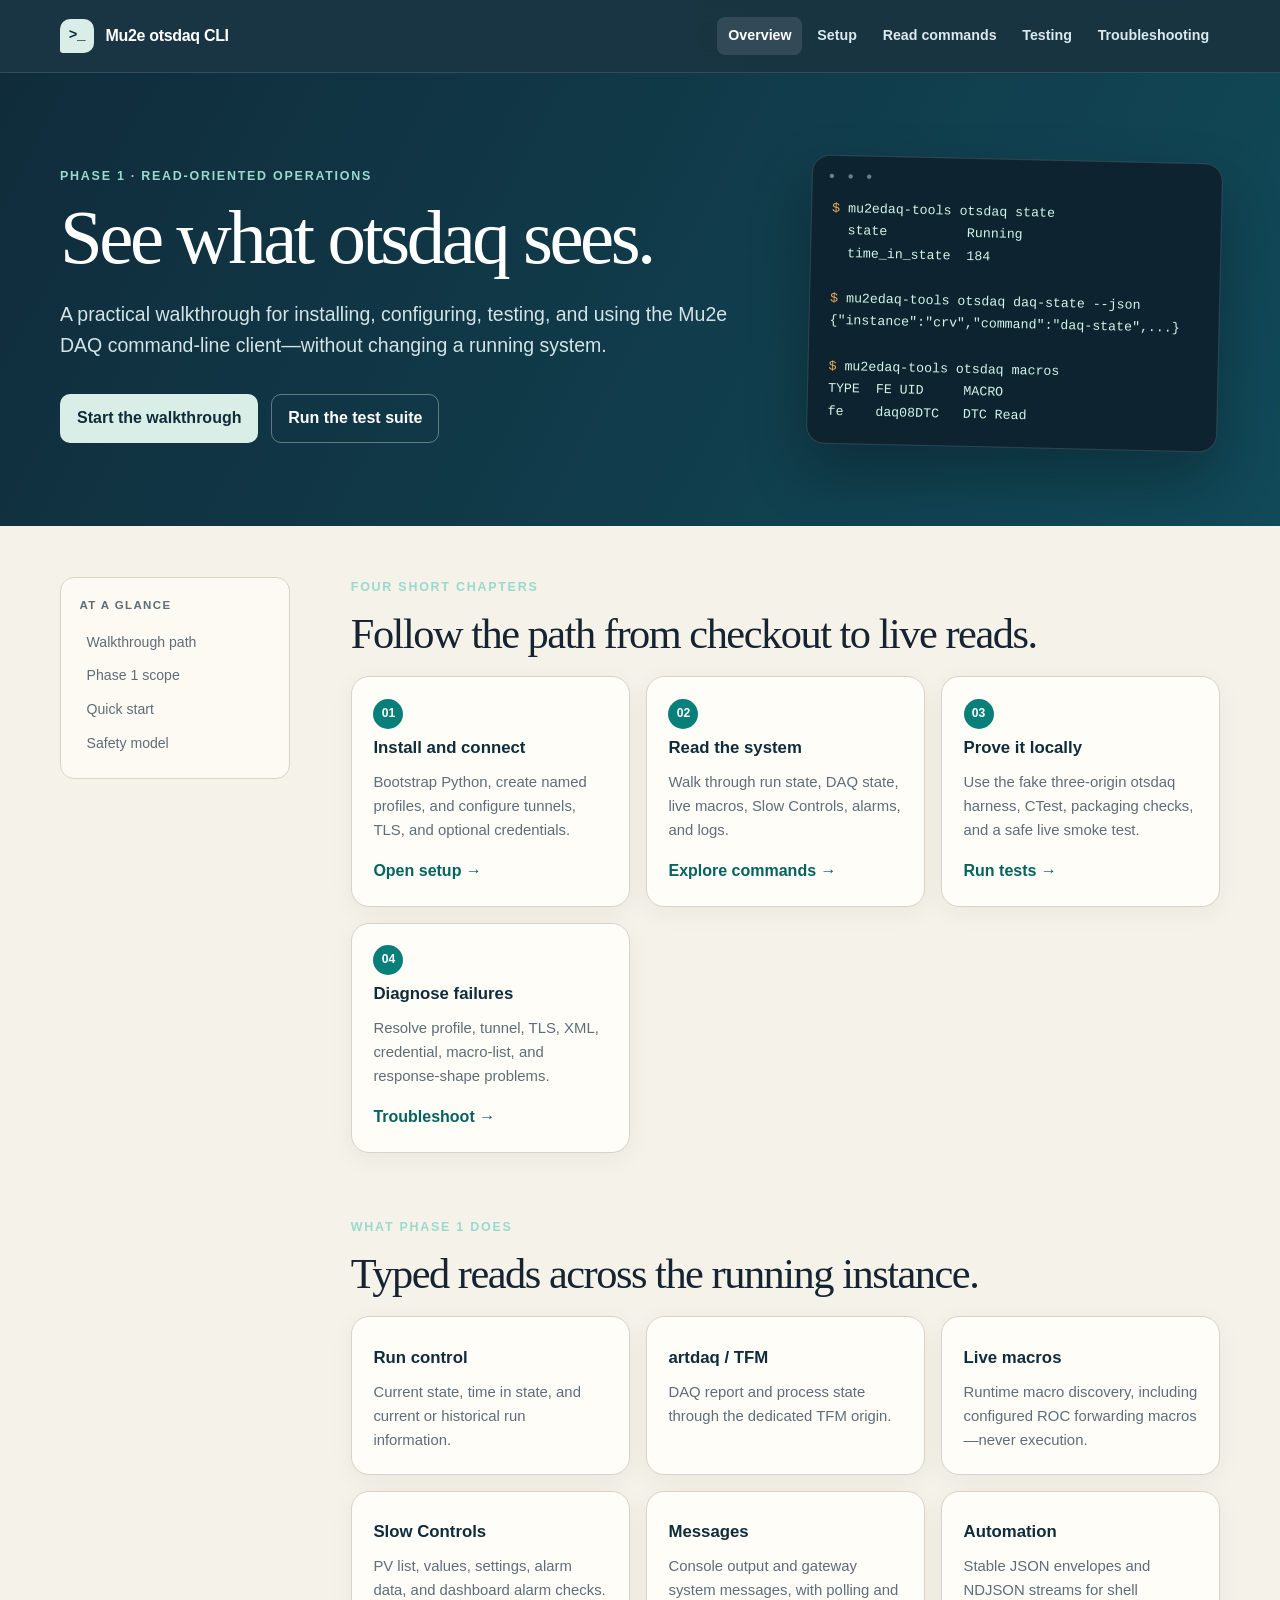
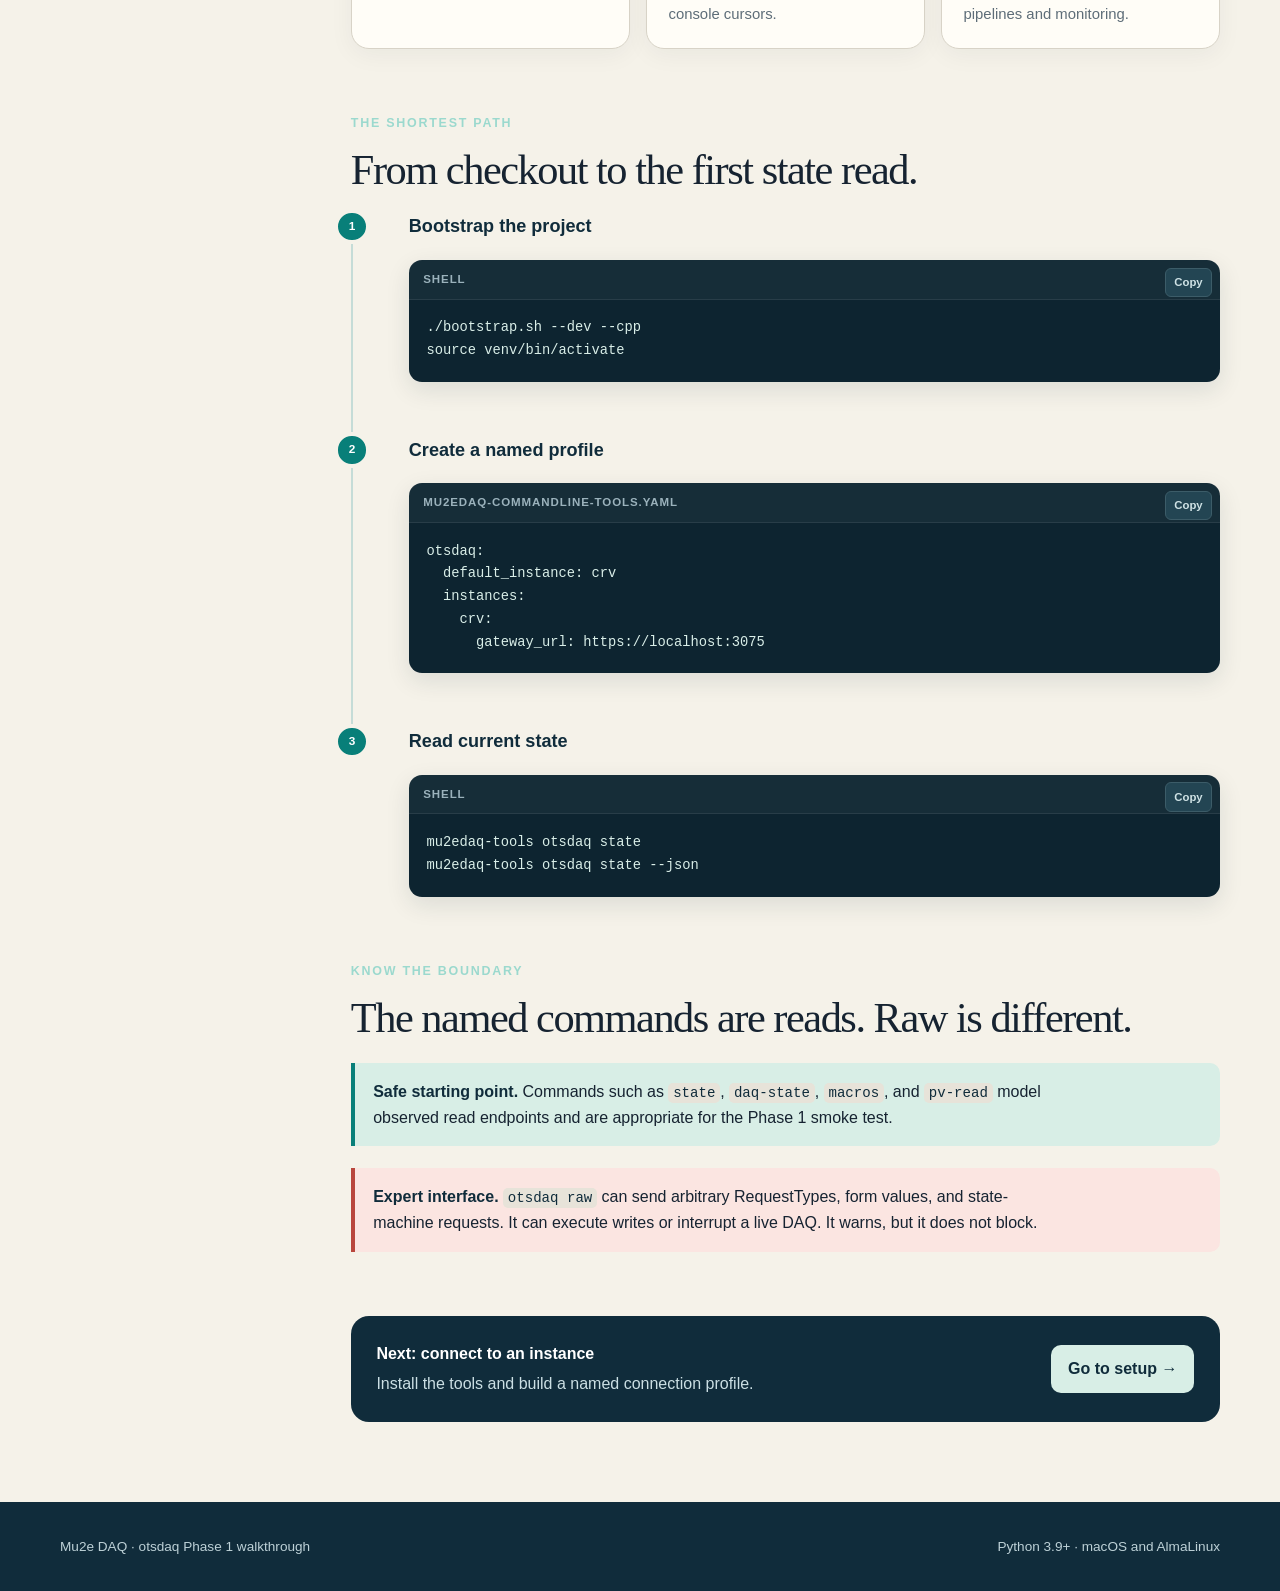
<file: html/index.html>
<!doctype html>
<html lang="en">
  <head>
    <meta charset="utf-8">
    <meta name="viewport" content="width=device-width, initial-scale=1">
    <meta name="description" content="Walkthrough for the Mu2e Phase 1 otsdaq command-line client.">
    <title>otsdaq CLI Walkthrough · Mu2e DAQ</title>
    <link rel="icon" href="favicon.svg" type="image/svg+xml">
    <link rel="stylesheet" href="styles.css">
  </head>
  <body data-page="home">
    <a class="skip-link" href="#main">Skip to content</a>
    <header class="site-header">
      <div class="header-inner">
        <a class="brand" href="index.html">
          <span class="brand-mark">&gt;_</span>
          <span>Mu2e otsdaq CLI</span>
        </a>
        <button class="nav-toggle" type="button" aria-label="Toggle navigation" aria-expanded="false" aria-controls="site-nav">
          <span aria-hidden="true">☰</span>
          <span class="visually-hidden">Menu</span>
        </button>
        <nav class="site-nav" id="site-nav" aria-label="Primary">
          <a href="index.html" data-nav="home">Overview</a>
          <a href="setup.html" data-nav="setup">Setup</a>
          <a href="reads.html" data-nav="reads">Read commands</a>
          <a href="testing.html" data-nav="testing">Testing</a>
          <a href="troubleshooting.html" data-nav="troubleshooting">Troubleshooting</a>
        </nav>
      </div>
    </header>

    <main id="main">
      <section class="hero">
        <div class="hero-inner">
          <div>
            <p class="eyebrow">Phase 1 · Read-oriented operations</p>
            <h1>See what otsdaq sees.</h1>
            <p class="lede">
              A practical walkthrough for installing, configuring, testing,
              and using the Mu2e DAQ command-line client—without changing a
              running system.
            </p>
            <div class="hero-actions">
              <a class="button" href="setup.html">Start the walkthrough</a>
              <a class="button secondary" href="testing.html">Run the test suite</a>
            </div>
          </div>
          <div class="terminal-card" aria-label="Example terminal session">
            <pre><code><span class="prompt">$</span> mu2edaq-tools otsdaq state
  state          Running
  time_in_state  184

<span class="prompt">$</span> mu2edaq-tools otsdaq daq-state --json
{"instance":"crv","command":"daq-state",...}

<span class="prompt">$</span> mu2edaq-tools otsdaq macros
TYPE  FE UID     MACRO
fe    daq08DTC   DTC Read</code></pre>
          </div>
        </div>
      </section>

      <section class="page-shell" aria-labelledby="path-heading">
        <div class="toc">
          <p class="toc-title">At a glance</p>
          <nav aria-label="On this page">
            <a href="#path">Walkthrough path</a>
            <a href="#scope">Phase 1 scope</a>
            <a href="#quick-start">Quick start</a>
            <a href="#safety">Safety model</a>
          </nav>
        </div>

        <div class="prose">
          <section id="path">
            <p class="eyebrow">Four short chapters</p>
            <h2 id="path-heading">Follow the path from checkout to live reads.</h2>
            <div class="content-grid">
              <a class="card link-card" href="setup.html">
                <span class="card-number">01</span>
                <h3>Install and connect</h3>
                <p>Bootstrap Python, create named profiles, and configure tunnels, TLS, and optional credentials.</p>
                <span class="link-arrow">Open setup →</span>
              </a>
              <a class="card link-card" href="reads.html">
                <span class="card-number">02</span>
                <h3>Read the system</h3>
                <p>Walk through run state, DAQ state, live macros, Slow Controls, alarms, and logs.</p>
                <span class="link-arrow">Explore commands →</span>
              </a>
              <a class="card link-card" href="testing.html">
                <span class="card-number">03</span>
                <h3>Prove it locally</h3>
                <p>Use the fake three-origin otsdaq harness, CTest, packaging checks, and a safe live smoke test.</p>
                <span class="link-arrow">Run tests →</span>
              </a>
              <a class="card link-card" href="troubleshooting.html">
                <span class="card-number">04</span>
                <h3>Diagnose failures</h3>
                <p>Resolve profile, tunnel, TLS, XML, credential, macro-list, and response-shape problems.</p>
                <span class="link-arrow">Troubleshoot →</span>
              </a>
            </div>
          </section>

          <section id="scope">
            <p class="eyebrow">What Phase 1 does</p>
            <h2>Typed reads across the running instance.</h2>
            <div class="content-grid">
              <div class="card">
                <h3>Run control</h3>
                <p>Current state, time in state, and current or historical run information.</p>
              </div>
              <div class="card">
                <h3>artdaq / TFM</h3>
                <p>DAQ report and process state through the dedicated TFM origin.</p>
              </div>
              <div class="card">
                <h3>Live macros</h3>
                <p>Runtime macro discovery, including configured ROC forwarding macros—never execution.</p>
              </div>
              <div class="card">
                <h3>Slow Controls</h3>
                <p>PV list, values, settings, alarm data, and dashboard alarm checks.</p>
              </div>
              <div class="card">
                <h3>Messages</h3>
                <p>Console output and gateway system messages, with polling and console cursors.</p>
              </div>
              <div class="card">
                <h3>Automation</h3>
                <p>Stable JSON envelopes and NDJSON streams for shell pipelines and monitoring.</p>
              </div>
            </div>
          </section>

          <section id="quick-start">
            <p class="eyebrow">The shortest path</p>
            <h2>From checkout to the first state read.</h2>
            <div class="step">
              <span class="step-index">1</span>
              <h3>Bootstrap the project</h3>
              <div class="code-block">
                <div class="code-label">Shell</div>
                <pre><code>./bootstrap.sh --dev --cpp
source venv/bin/activate</code></pre>
              </div>
            </div>
            <div class="step">
              <span class="step-index">2</span>
              <h3>Create a named profile</h3>
              <div class="code-block">
                <div class="code-label">mu2edaq-commandline-tools.yaml</div>
                <pre><code>otsdaq:
  default_instance: crv
  instances:
    crv:
      gateway_url: https://localhost:3075</code></pre>
              </div>
            </div>
            <div class="step">
              <span class="step-index">3</span>
              <h3>Read current state</h3>
              <div class="code-block">
                <div class="code-label">Shell</div>
                <pre><code>mu2edaq-tools otsdaq state
mu2edaq-tools otsdaq state --json</code></pre>
              </div>
            </div>
          </section>

          <section id="safety">
            <p class="eyebrow">Know the boundary</p>
            <h2>The named commands are reads. Raw is different.</h2>
            <div class="callout">
              <p><strong>Safe starting point.</strong> Commands such as <code>state</code>, <code>daq-state</code>, <code>macros</code>, and <code>pv-read</code> model observed read endpoints and are appropriate for the Phase 1 smoke test.</p>
            </div>
            <div class="callout danger">
              <p><strong>Expert interface.</strong> <code>otsdaq raw</code> can send arbitrary RequestTypes, form values, and state-machine requests. It can execute writes or interrupt a live DAQ. It warns, but it does not block.</p>
            </div>
          </section>

          <div class="next-page">
            <div>
              <strong>Next: connect to an instance</strong>
              <p>Install the tools and build a named connection profile.</p>
            </div>
            <a class="button" href="setup.html">Go to setup →</a>
          </div>
        </div>
      </section>
    </main>

    <footer class="site-footer">
      <div class="footer-inner">
        <p>Mu2e DAQ · otsdaq Phase 1 walkthrough</p>
        <p>Python 3.9+ · macOS and AlmaLinux</p>
      </div>
    </footer>
    <div class="toast" role="status" aria-live="polite"></div>
    <script src="site.js"></script>
  </body>
</html>
</file>
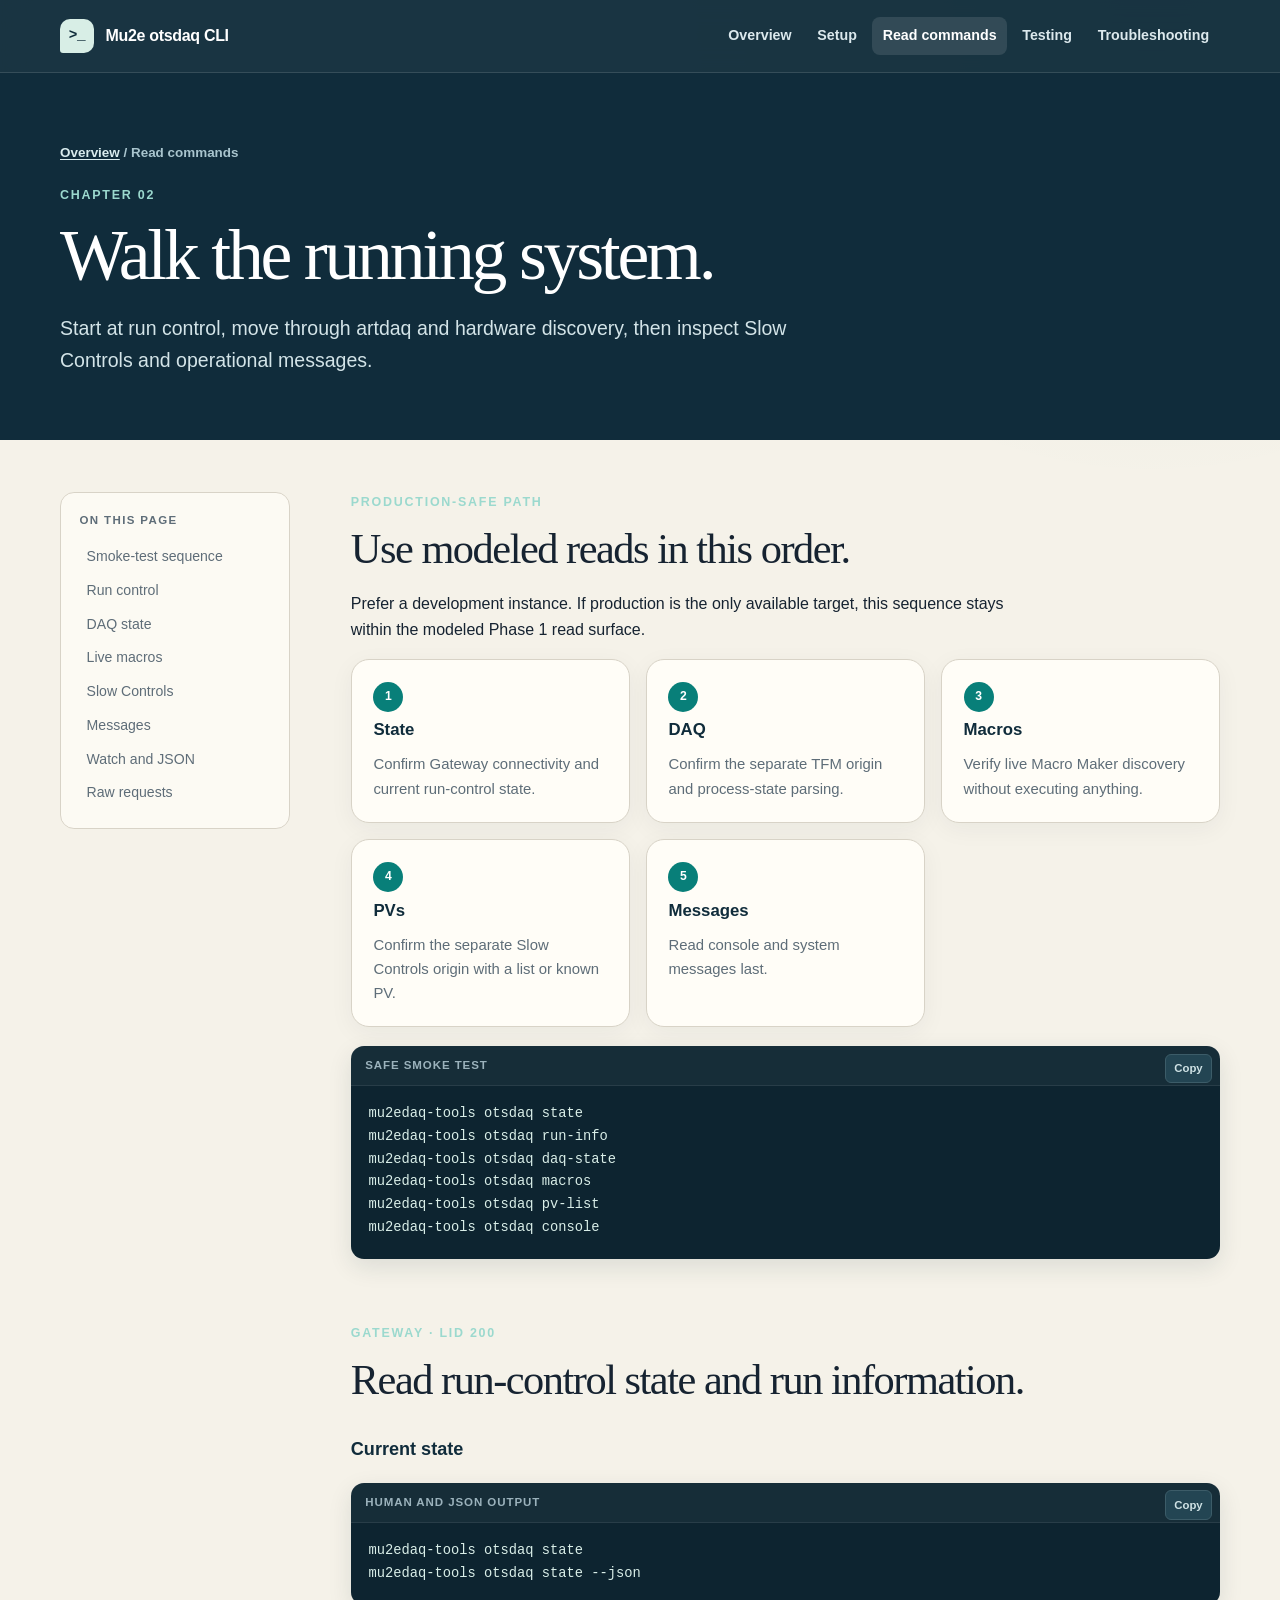
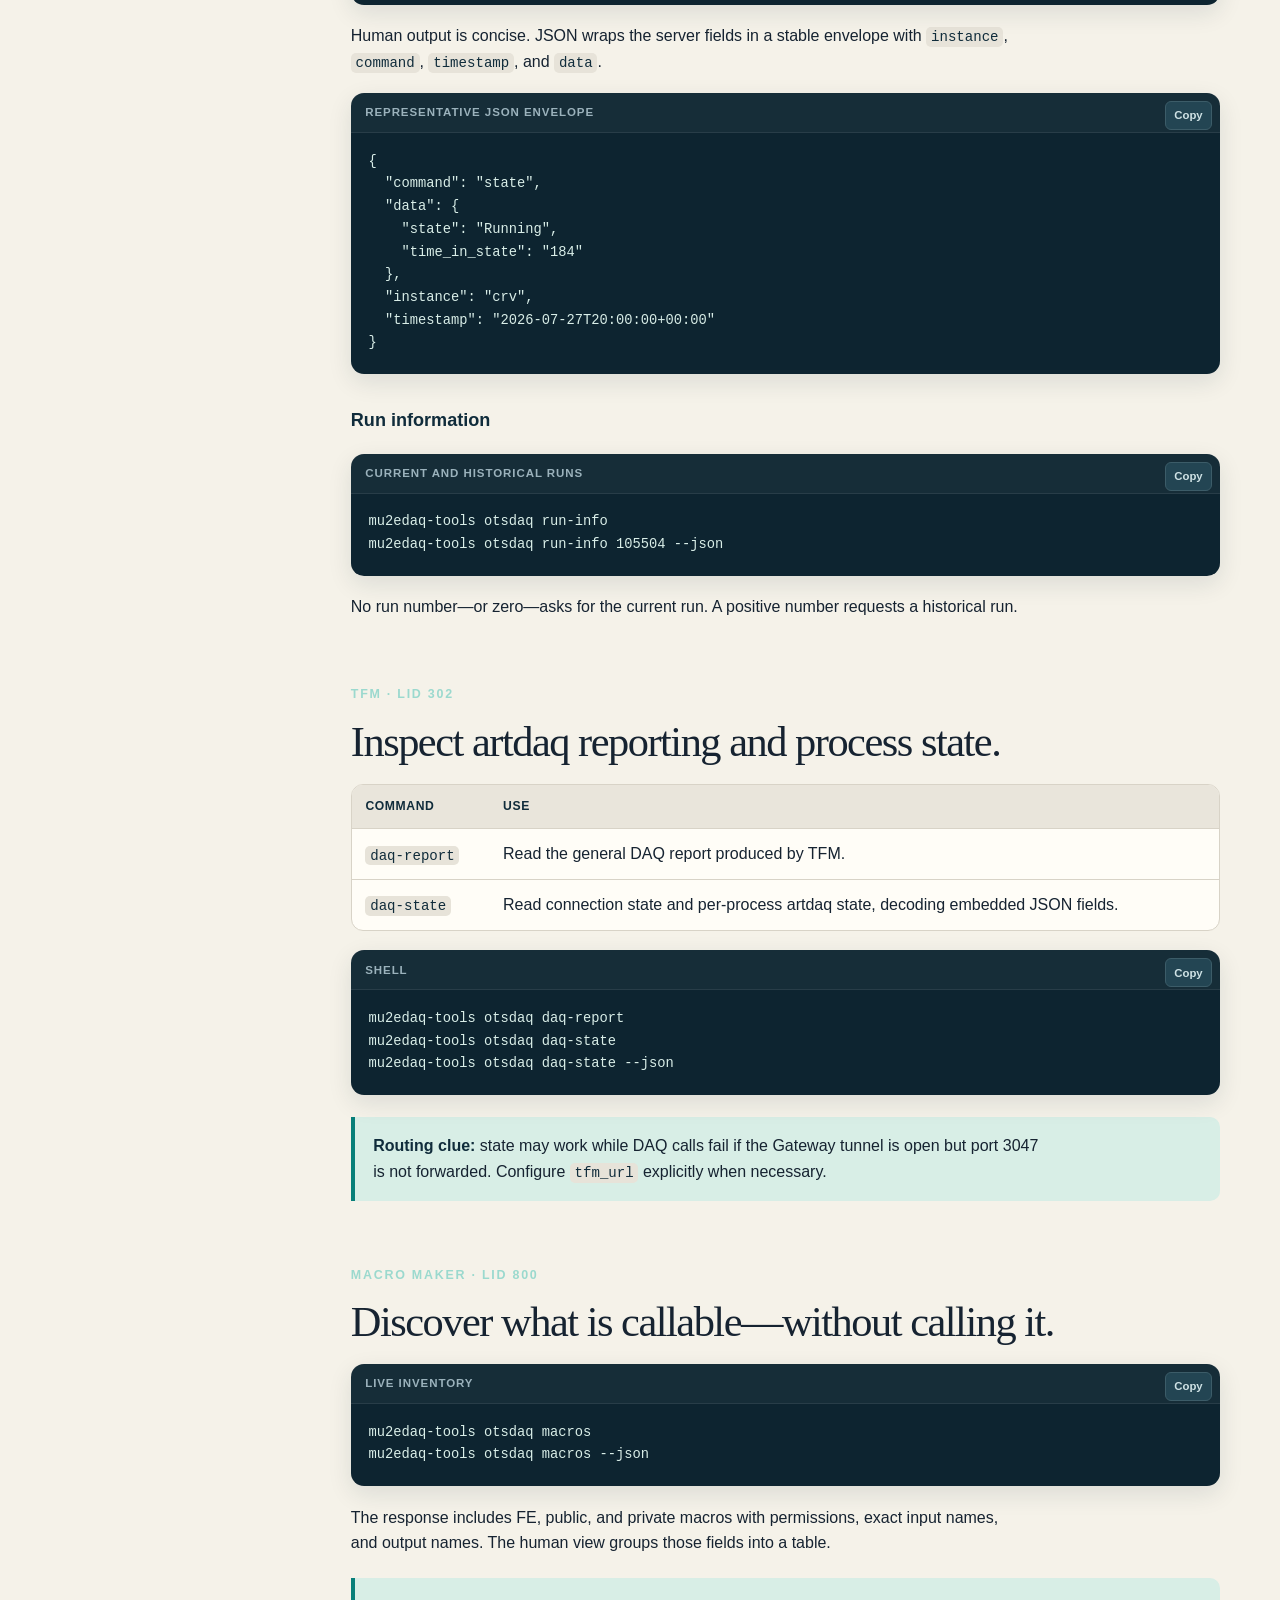
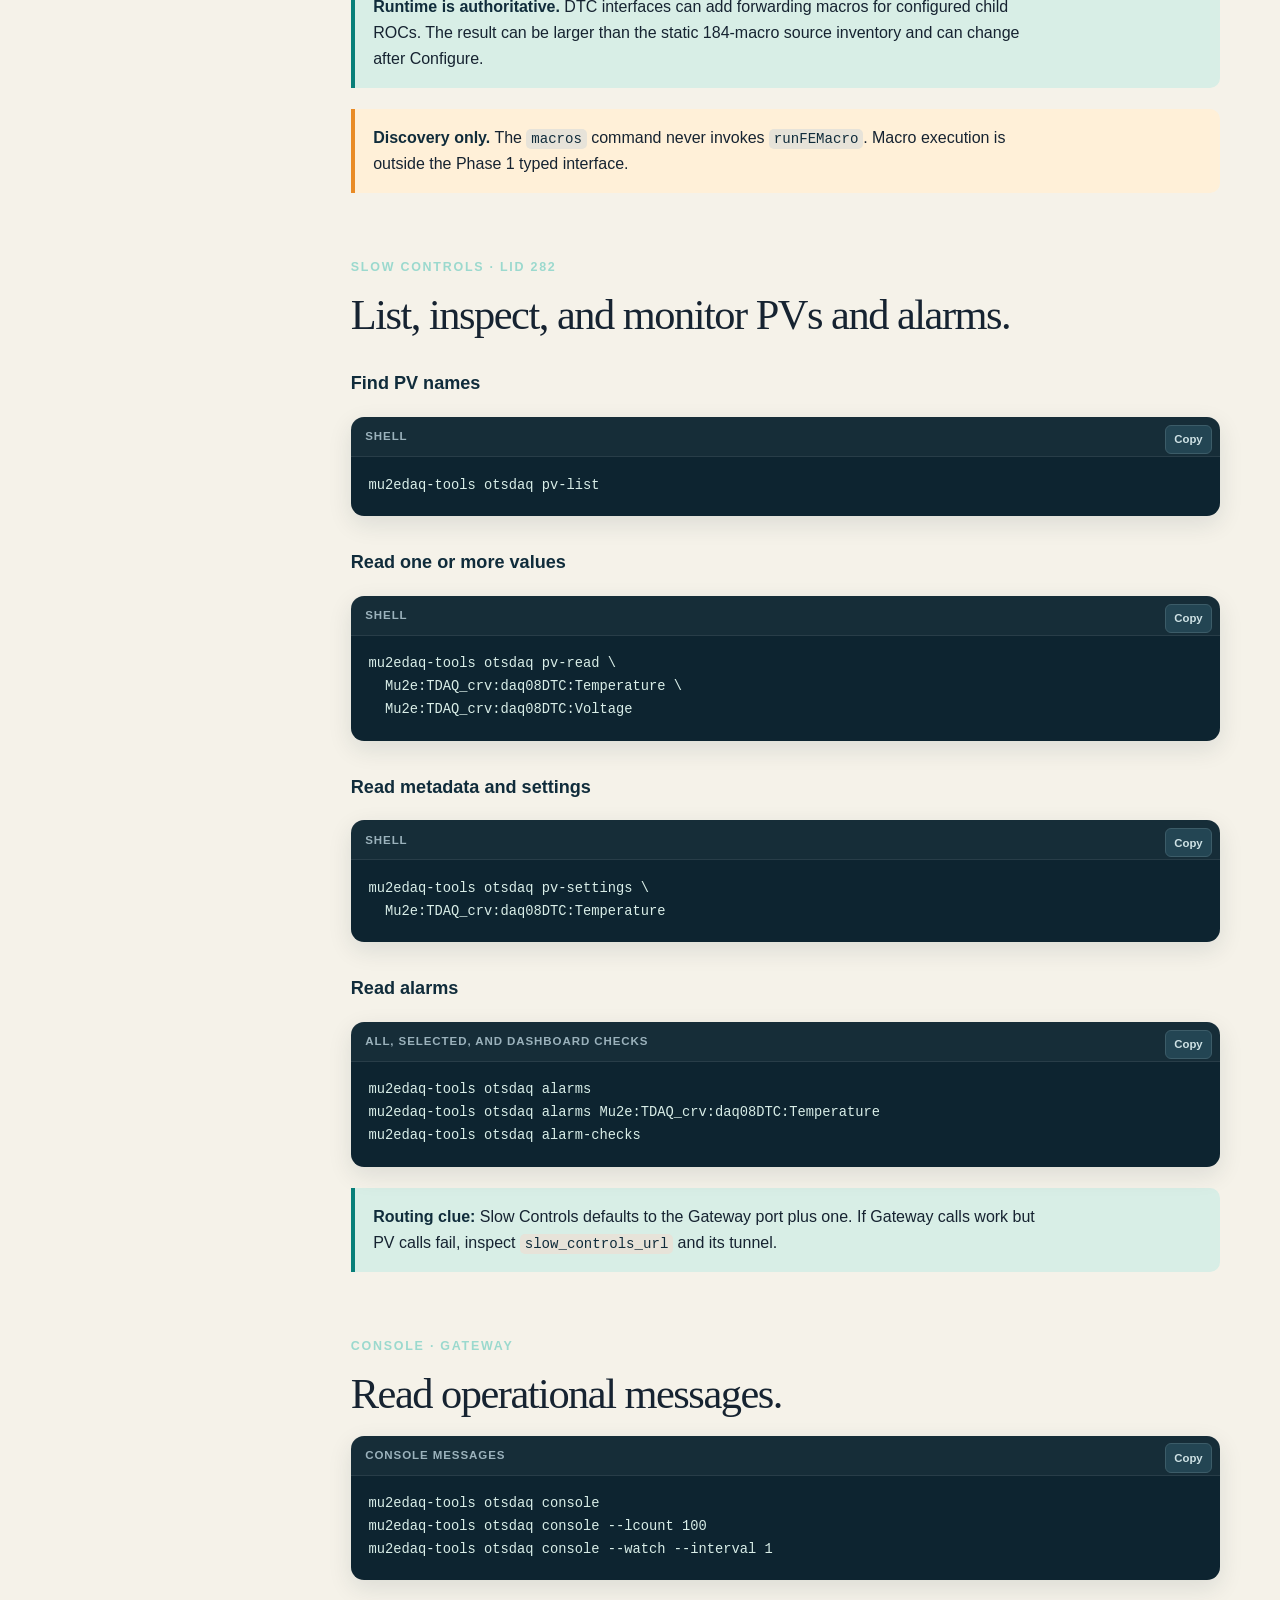
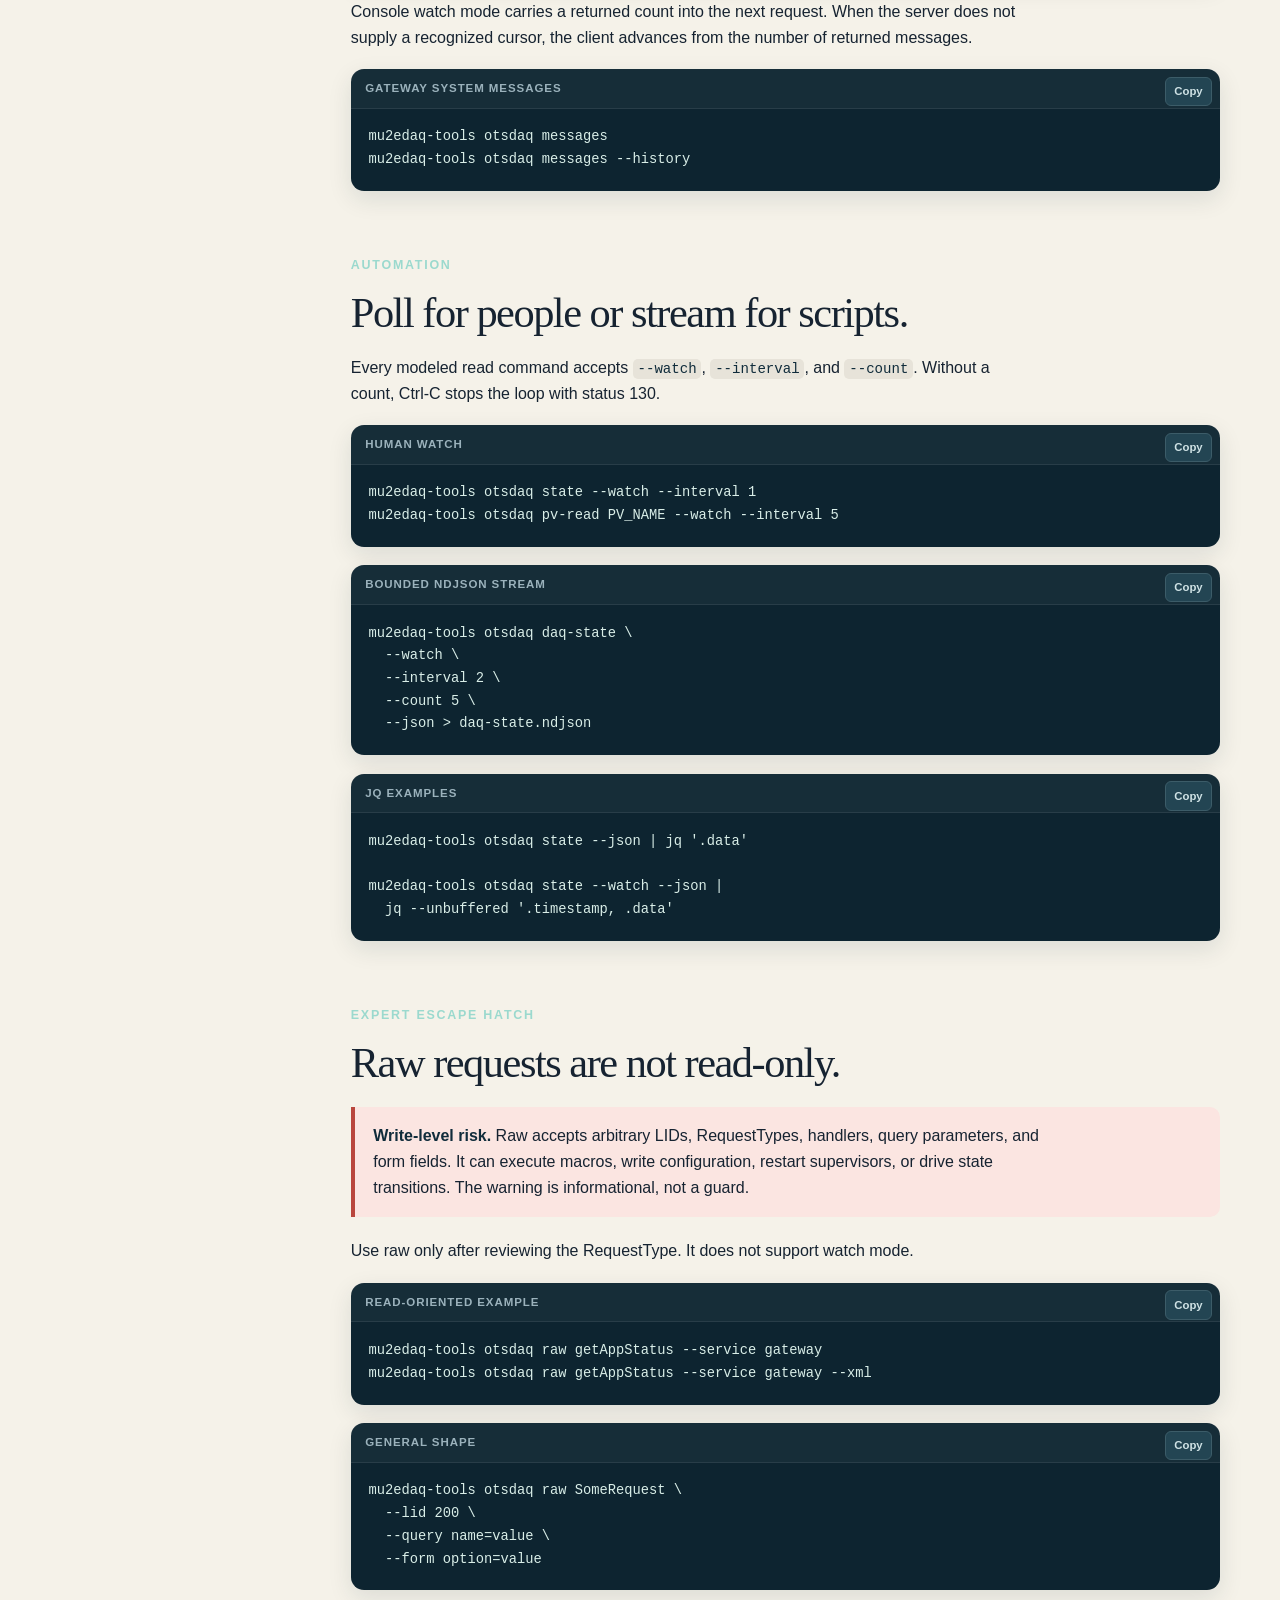
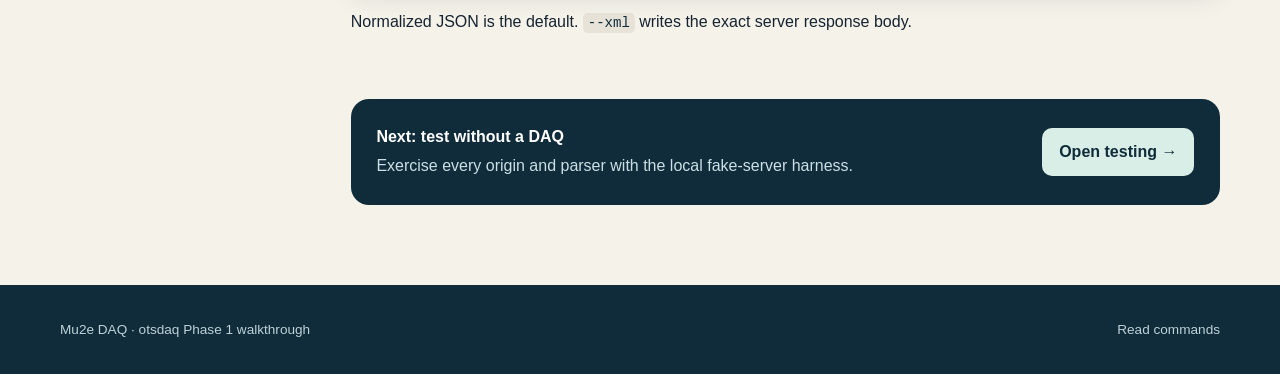
<file: html/reads.html>
<!doctype html>
<html lang="en">
  <head>
    <meta charset="utf-8">
    <meta name="viewport" content="width=device-width, initial-scale=1">
    <meta name="description" content="Walk through every Phase 1 otsdaq read command.">
    <title>Read Commands · otsdaq CLI Walkthrough</title>
    <link rel="icon" href="favicon.svg" type="image/svg+xml">
    <link rel="stylesheet" href="styles.css">
  </head>
  <body data-page="reads">
    <a class="skip-link" href="#main">Skip to content</a>
    <header class="site-header">
      <div class="header-inner">
        <a class="brand" href="index.html"><span class="brand-mark">&gt;_</span><span>Mu2e otsdaq CLI</span></a>
        <button class="nav-toggle" type="button" aria-label="Toggle navigation" aria-expanded="false" aria-controls="site-nav"><span aria-hidden="true">☰</span></button>
        <nav class="site-nav" id="site-nav" aria-label="Primary">
          <a href="index.html" data-nav="home">Overview</a>
          <a href="setup.html" data-nav="setup">Setup</a>
          <a href="reads.html" data-nav="reads">Read commands</a>
          <a href="testing.html" data-nav="testing">Testing</a>
          <a href="troubleshooting.html" data-nav="troubleshooting">Troubleshooting</a>
        </nav>
      </div>
    </header>

    <main id="main">
      <section class="page-hero">
        <div class="page-hero-inner">
          <div class="breadcrumb"><a href="index.html">Overview</a> / Read commands</div>
          <p class="eyebrow">Chapter 02</p>
          <h1>Walk the running system.</h1>
          <p class="lede">Start at run control, move through artdaq and hardware discovery, then inspect Slow Controls and operational messages.</p>
        </div>
      </section>

      <div class="page-shell">
        <aside class="toc">
          <p class="toc-title">On this page</p>
          <nav>
            <a href="#smoke">Smoke-test sequence</a>
            <a href="#run">Run control</a>
            <a href="#daq">DAQ state</a>
            <a href="#macros">Live macros</a>
            <a href="#slow-controls">Slow Controls</a>
            <a href="#messages">Messages</a>
            <a href="#watch">Watch and JSON</a>
            <a href="#raw">Raw requests</a>
          </nav>
        </aside>

        <article class="prose">
          <section id="smoke">
            <p class="eyebrow">Production-safe path</p>
            <h2>Use modeled reads in this order.</h2>
            <p>Prefer a development instance. If production is the only available target, this sequence stays within the modeled Phase 1 read surface.</p>
            <div class="content-grid">
              <div class="card"><span class="card-number">1</span><h3>State</h3><p>Confirm Gateway connectivity and current run-control state.</p></div>
              <div class="card"><span class="card-number">2</span><h3>DAQ</h3><p>Confirm the separate TFM origin and process-state parsing.</p></div>
              <div class="card"><span class="card-number">3</span><h3>Macros</h3><p>Verify live Macro Maker discovery without executing anything.</p></div>
              <div class="card"><span class="card-number">4</span><h3>PVs</h3><p>Confirm the separate Slow Controls origin with a list or known PV.</p></div>
              <div class="card"><span class="card-number">5</span><h3>Messages</h3><p>Read console and system messages last.</p></div>
            </div>
            <div class="code-block">
              <div class="code-label">Safe smoke test</div>
              <pre><code>mu2edaq-tools otsdaq state
mu2edaq-tools otsdaq run-info
mu2edaq-tools otsdaq daq-state
mu2edaq-tools otsdaq macros
mu2edaq-tools otsdaq pv-list
mu2edaq-tools otsdaq console</code></pre>
            </div>
          </section>

          <section id="run">
            <p class="eyebrow">Gateway · LID 200</p>
            <h2>Read run-control state and run information.</h2>
            <h3>Current state</h3>
            <div class="code-block">
              <div class="code-label">Human and JSON output</div>
              <pre><code>mu2edaq-tools otsdaq state
mu2edaq-tools otsdaq state --json</code></pre>
            </div>
            <p>Human output is concise. JSON wraps the server fields in a stable envelope with <code>instance</code>, <code>command</code>, <code>timestamp</code>, and <code>data</code>.</p>
            <div class="code-block">
              <div class="code-label">Representative JSON envelope</div>
              <pre><code>{
  "command": "state",
  "data": {
    "state": "Running",
    "time_in_state": "184"
  },
  "instance": "crv",
  "timestamp": "2026-07-27T20:00:00+00:00"
}</code></pre>
            </div>
            <h3>Run information</h3>
            <div class="code-block">
              <div class="code-label">Current and historical runs</div>
              <pre><code>mu2edaq-tools otsdaq run-info
mu2edaq-tools otsdaq run-info 105504 --json</code></pre>
            </div>
            <p>No run number—or zero—asks for the current run. A positive number requests a historical run.</p>
          </section>

          <section id="daq">
            <p class="eyebrow">TFM · LID 302</p>
            <h2>Inspect artdaq reporting and process state.</h2>
            <table class="command-table">
              <thead><tr><th>Command</th><th>Use</th></tr></thead>
              <tbody>
                <tr><td><code>daq-report</code></td><td>Read the general DAQ report produced by TFM.</td></tr>
                <tr><td><code>daq-state</code></td><td>Read connection state and per-process artdaq state, decoding embedded JSON fields.</td></tr>
              </tbody>
            </table>
            <div class="code-block">
              <div class="code-label">Shell</div>
              <pre><code>mu2edaq-tools otsdaq daq-report
mu2edaq-tools otsdaq daq-state
mu2edaq-tools otsdaq daq-state --json</code></pre>
            </div>
            <div class="callout">
              <p><strong>Routing clue:</strong> state may work while DAQ calls fail if the Gateway tunnel is open but port 3047 is not forwarded. Configure <code>tfm_url</code> explicitly when necessary.</p>
            </div>
          </section>

          <section id="macros">
            <p class="eyebrow">Macro Maker · LID 800</p>
            <h2>Discover what is callable—without calling it.</h2>
            <div class="code-block">
              <div class="code-label">Live inventory</div>
              <pre><code>mu2edaq-tools otsdaq macros
mu2edaq-tools otsdaq macros --json</code></pre>
            </div>
            <p>The response includes FE, public, and private macros with permissions, exact input names, and output names. The human view groups those fields into a table.</p>
            <div class="callout">
              <p><strong>Runtime is authoritative.</strong> DTC interfaces can add forwarding macros for configured child ROCs. The result can be larger than the static 184-macro source inventory and can change after Configure.</p>
            </div>
            <div class="callout warning">
              <p><strong>Discovery only.</strong> The <code>macros</code> command never invokes <code>runFEMacro</code>. Macro execution is outside the Phase 1 typed interface.</p>
            </div>
          </section>

          <section id="slow-controls">
            <p class="eyebrow">Slow Controls · LID 282</p>
            <h2>List, inspect, and monitor PVs and alarms.</h2>
            <h3>Find PV names</h3>
            <div class="code-block">
              <div class="code-label">Shell</div>
              <pre><code>mu2edaq-tools otsdaq pv-list</code></pre>
            </div>
            <h3>Read one or more values</h3>
            <div class="code-block">
              <div class="code-label">Shell</div>
              <pre><code>mu2edaq-tools otsdaq pv-read \
  Mu2e:TDAQ_crv:daq08DTC:Temperature \
  Mu2e:TDAQ_crv:daq08DTC:Voltage</code></pre>
            </div>
            <h3>Read metadata and settings</h3>
            <div class="code-block">
              <div class="code-label">Shell</div>
              <pre><code>mu2edaq-tools otsdaq pv-settings \
  Mu2e:TDAQ_crv:daq08DTC:Temperature</code></pre>
            </div>
            <h3>Read alarms</h3>
            <div class="code-block">
              <div class="code-label">All, selected, and dashboard checks</div>
              <pre><code>mu2edaq-tools otsdaq alarms
mu2edaq-tools otsdaq alarms Mu2e:TDAQ_crv:daq08DTC:Temperature
mu2edaq-tools otsdaq alarm-checks</code></pre>
            </div>
            <div class="callout">
              <p><strong>Routing clue:</strong> Slow Controls defaults to the Gateway port plus one. If Gateway calls work but PV calls fail, inspect <code>slow_controls_url</code> and its tunnel.</p>
            </div>
          </section>

          <section id="messages">
            <p class="eyebrow">Console · Gateway</p>
            <h2>Read operational messages.</h2>
            <div class="code-block">
              <div class="code-label">Console messages</div>
              <pre><code>mu2edaq-tools otsdaq console
mu2edaq-tools otsdaq console --lcount 100
mu2edaq-tools otsdaq console --watch --interval 1</code></pre>
            </div>
            <p>Console watch mode carries a returned count into the next request. When the server does not supply a recognized cursor, the client advances from the number of returned messages.</p>
            <div class="code-block">
              <div class="code-label">Gateway system messages</div>
              <pre><code>mu2edaq-tools otsdaq messages
mu2edaq-tools otsdaq messages --history</code></pre>
            </div>
          </section>

          <section id="watch">
            <p class="eyebrow">Automation</p>
            <h2>Poll for people or stream for scripts.</h2>
            <p>Every modeled read command accepts <code>--watch</code>, <code>--interval</code>, and <code>--count</code>. Without a count, Ctrl-C stops the loop with status 130.</p>
            <div class="code-block">
              <div class="code-label">Human watch</div>
              <pre><code>mu2edaq-tools otsdaq state --watch --interval 1
mu2edaq-tools otsdaq pv-read PV_NAME --watch --interval 5</code></pre>
            </div>
            <div class="code-block">
              <div class="code-label">Bounded NDJSON stream</div>
              <pre><code>mu2edaq-tools otsdaq daq-state \
  --watch \
  --interval 2 \
  --count 5 \
  --json &gt; daq-state.ndjson</code></pre>
            </div>
            <div class="code-block">
              <div class="code-label">jq examples</div>
              <pre><code>mu2edaq-tools otsdaq state --json | jq '.data'

mu2edaq-tools otsdaq state --watch --json |
  jq --unbuffered '.timestamp, .data'</code></pre>
            </div>
          </section>

          <section id="raw">
            <p class="eyebrow">Expert escape hatch</p>
            <h2>Raw requests are not read-only.</h2>
            <div class="callout danger">
              <p><strong>Write-level risk.</strong> Raw accepts arbitrary LIDs, RequestTypes, handlers, query parameters, and form fields. It can execute macros, write configuration, restart supervisors, or drive state transitions. The warning is informational, not a guard.</p>
            </div>
            <p>Use raw only after reviewing the RequestType. It does not support watch mode.</p>
            <div class="code-block">
              <div class="code-label">Read-oriented example</div>
              <pre><code>mu2edaq-tools otsdaq raw getAppStatus --service gateway
mu2edaq-tools otsdaq raw getAppStatus --service gateway --xml</code></pre>
            </div>
            <div class="code-block">
              <div class="code-label">General shape</div>
              <pre><code>mu2edaq-tools otsdaq raw SomeRequest \
  --lid 200 \
  --query name=value \
  --form option=value</code></pre>
            </div>
            <p>Normalized JSON is the default. <code>--xml</code> writes the exact server response body.</p>
          </section>

          <div class="next-page">
            <div>
              <strong>Next: test without a DAQ</strong>
              <p>Exercise every origin and parser with the local fake-server harness.</p>
            </div>
            <a class="button" href="testing.html">Open testing →</a>
          </div>
        </article>
      </div>
    </main>

    <footer class="site-footer"><div class="footer-inner"><p>Mu2e DAQ · otsdaq Phase 1 walkthrough</p><p>Read commands</p></div></footer>
    <div class="toast" role="status" aria-live="polite"></div>
    <script src="site.js"></script>
  </body>
</html>
</file>
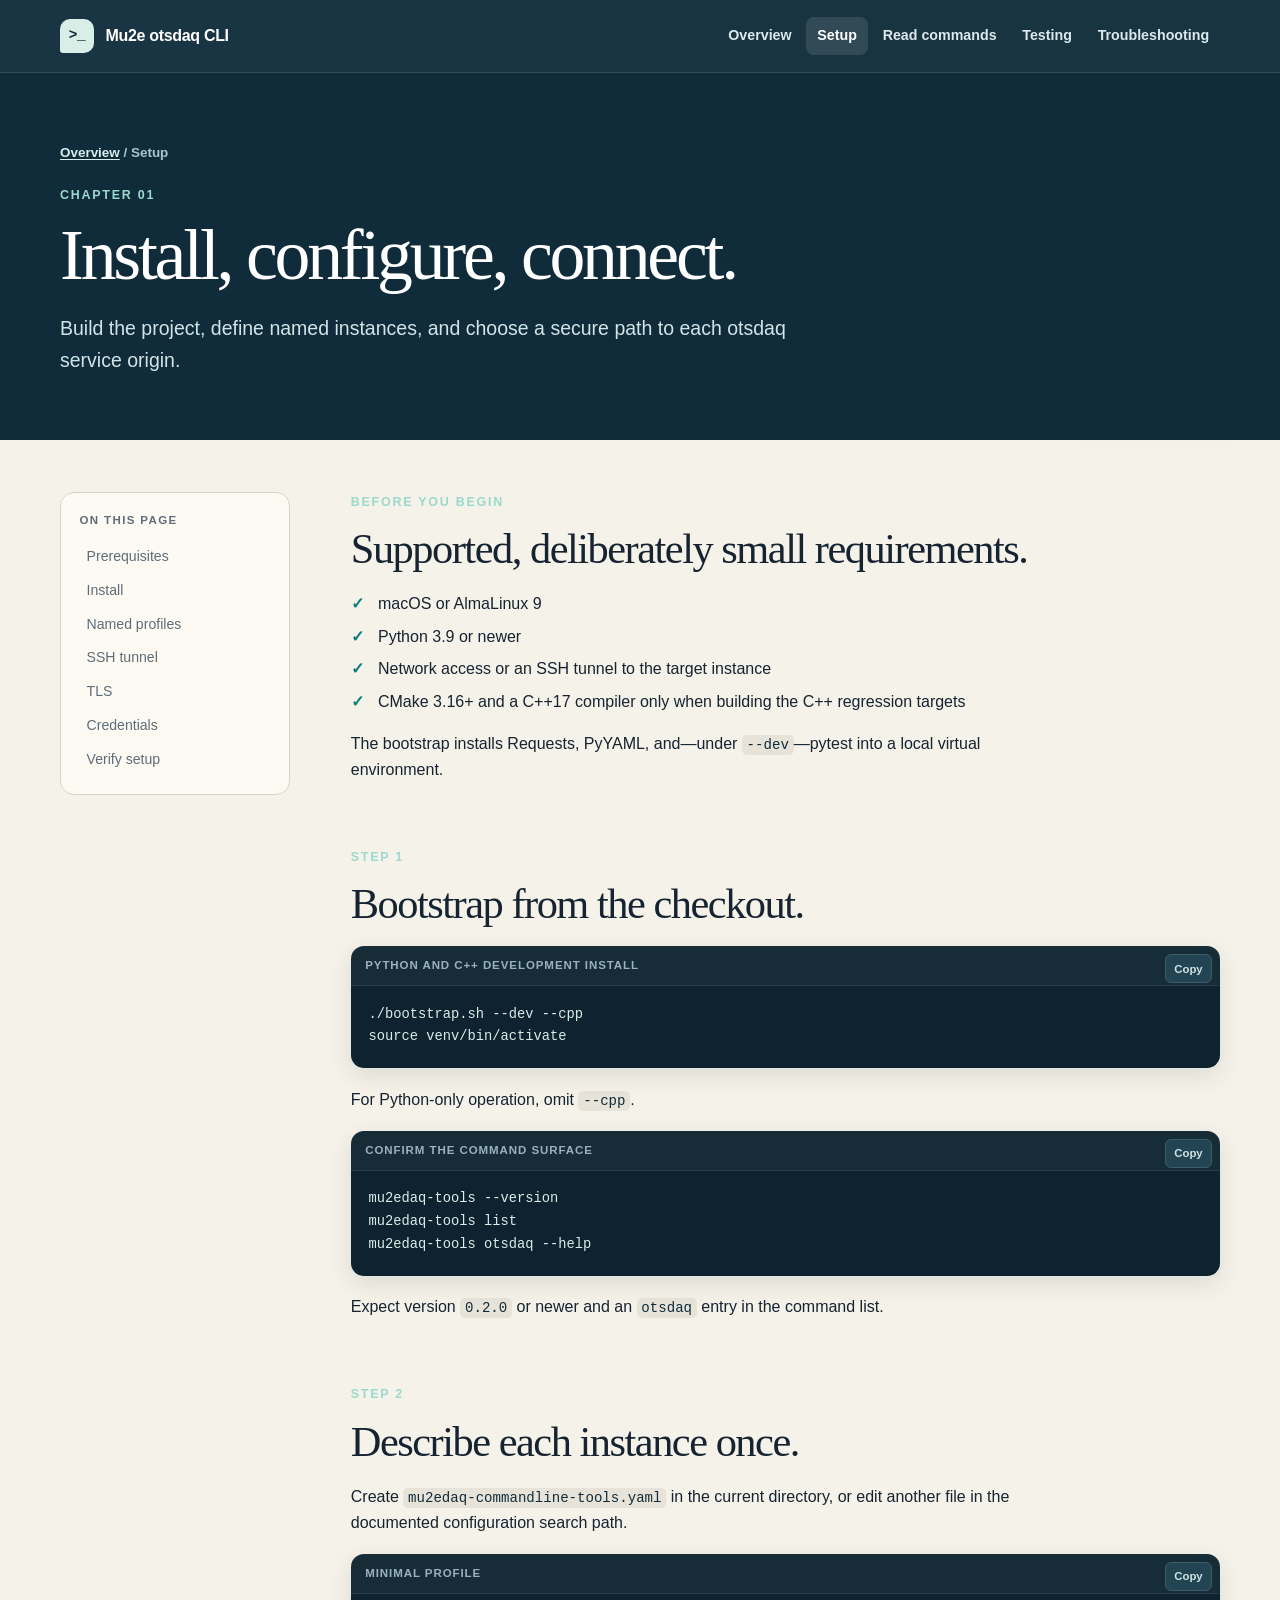
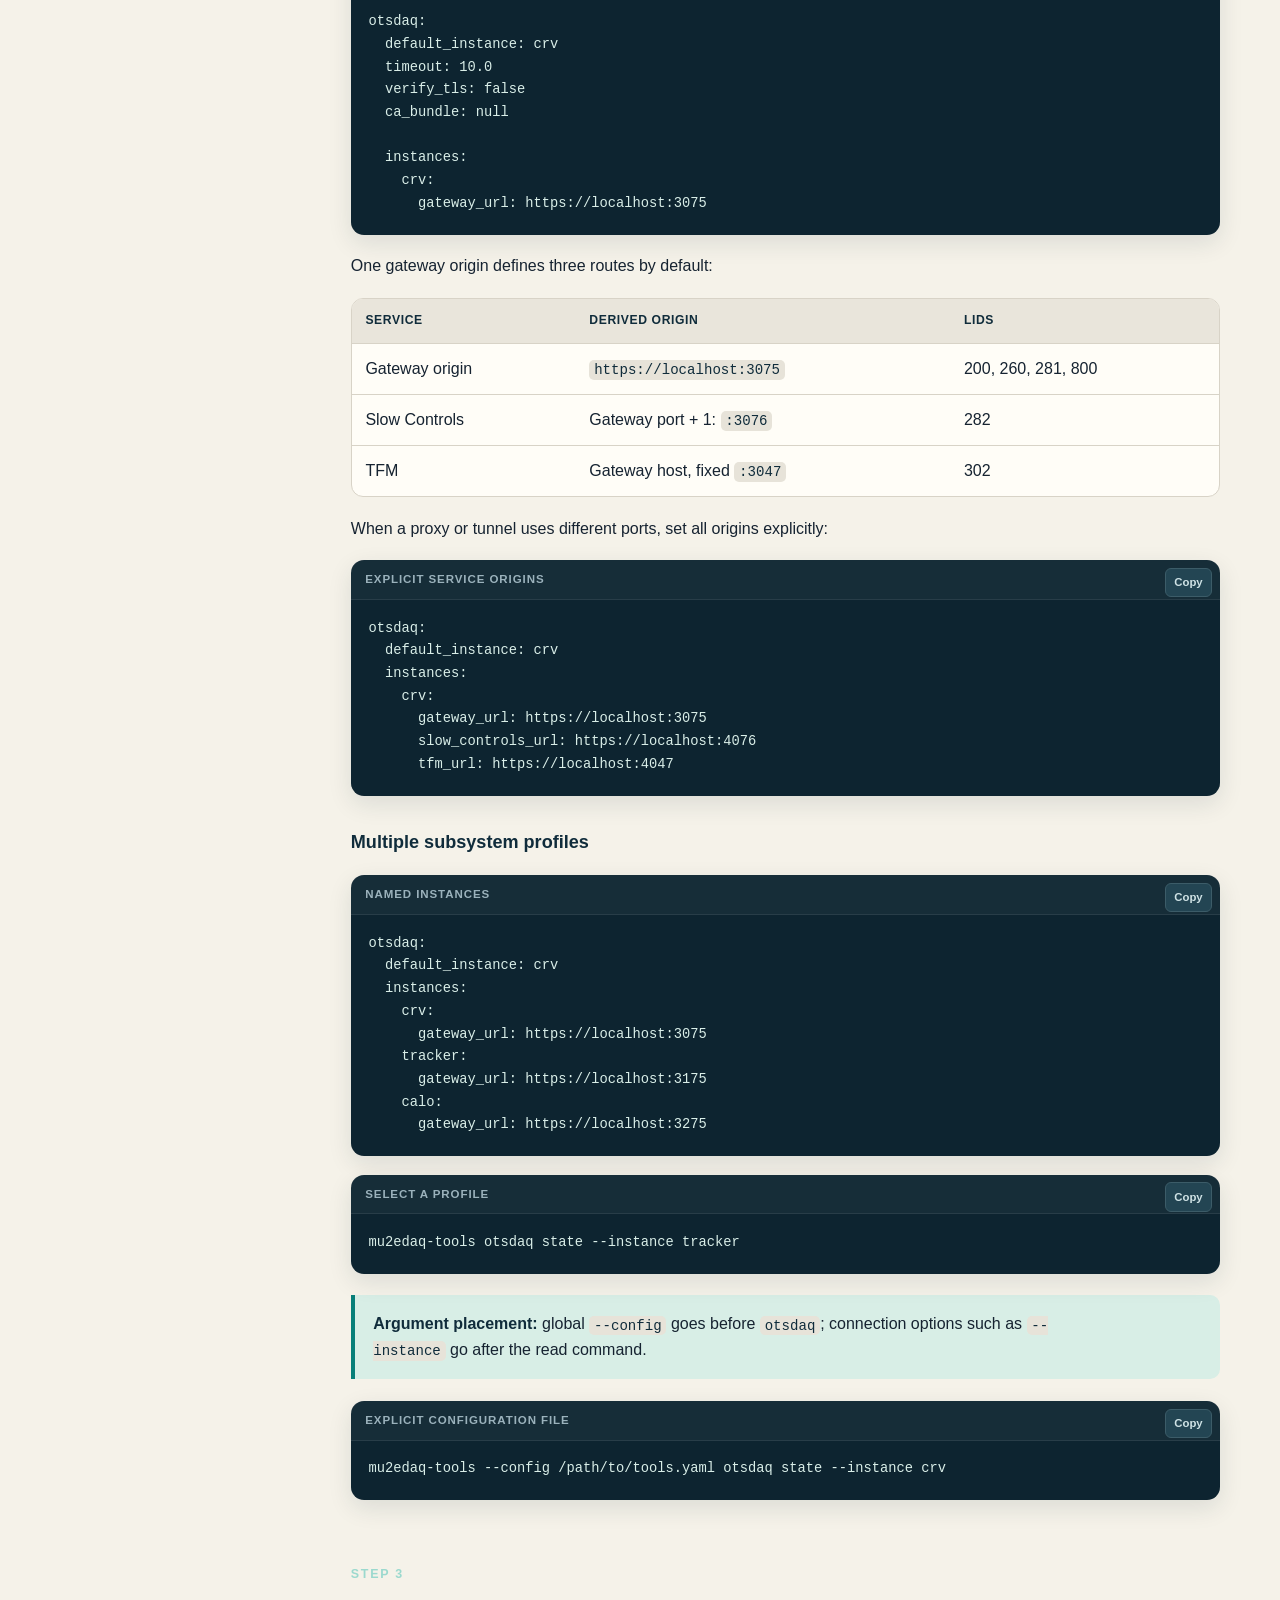
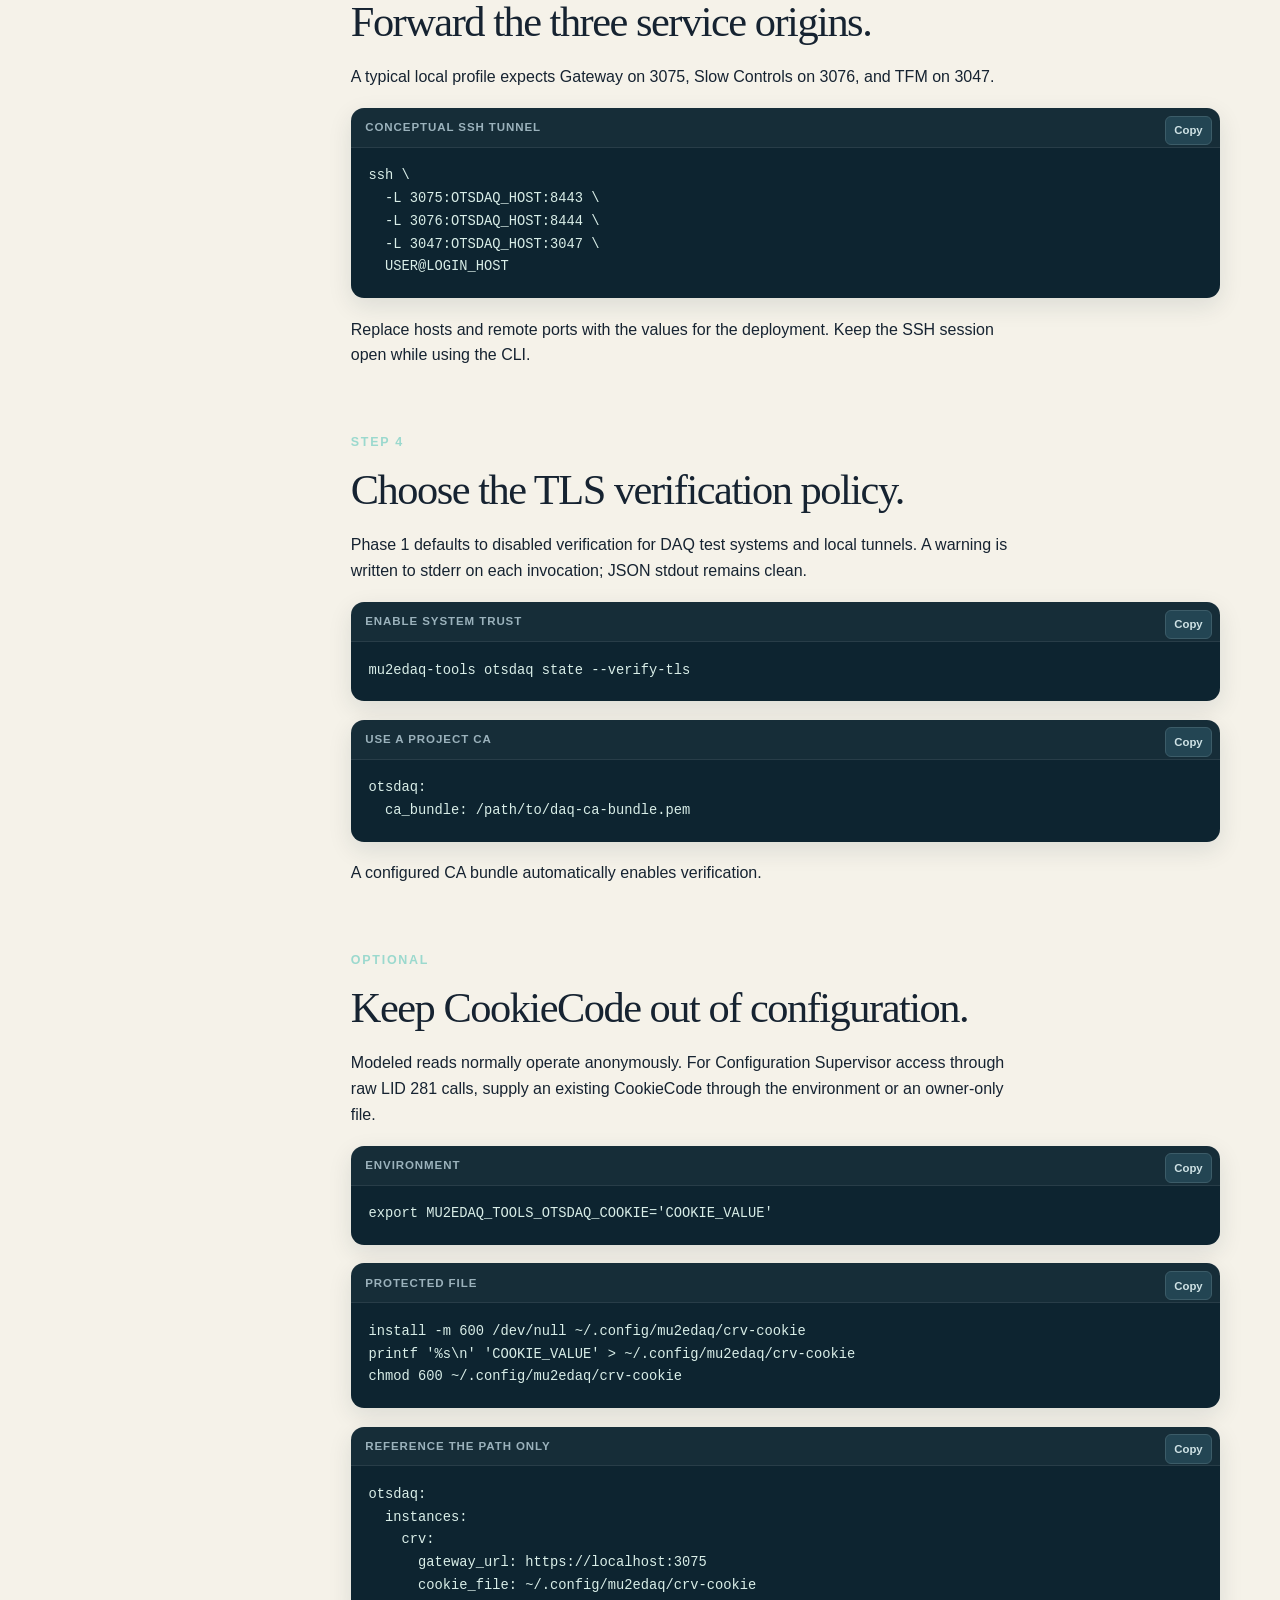
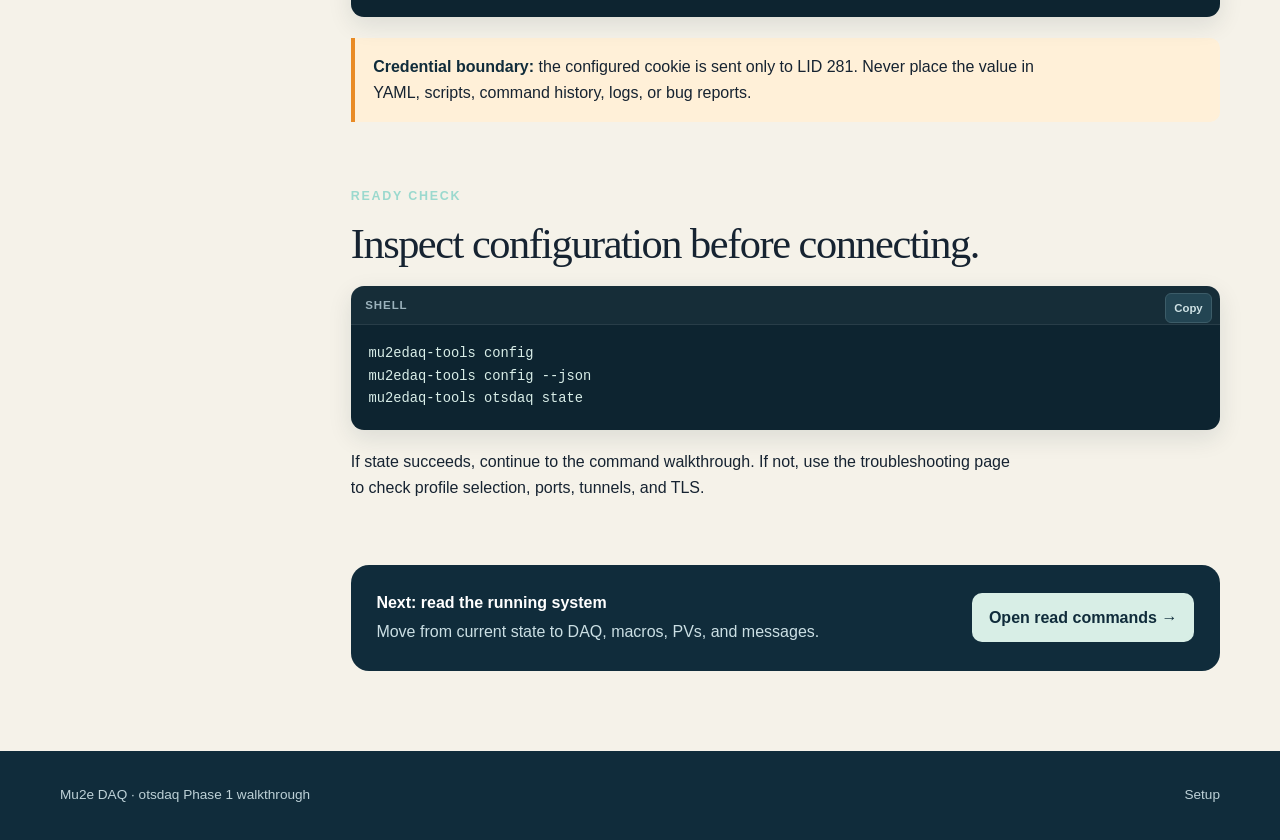
<file: html/setup.html>
<!doctype html>
<html lang="en">
  <head>
    <meta charset="utf-8">
    <meta name="viewport" content="width=device-width, initial-scale=1">
    <meta name="description" content="Install and configure the Mu2e otsdaq command-line client.">
    <title>Setup · otsdaq CLI Walkthrough</title>
    <link rel="icon" href="favicon.svg" type="image/svg+xml">
    <link rel="stylesheet" href="styles.css">
  </head>
  <body data-page="setup">
    <a class="skip-link" href="#main">Skip to content</a>
    <header class="site-header">
      <div class="header-inner">
        <a class="brand" href="index.html"><span class="brand-mark">&gt;_</span><span>Mu2e otsdaq CLI</span></a>
        <button class="nav-toggle" type="button" aria-label="Toggle navigation" aria-expanded="false" aria-controls="site-nav"><span aria-hidden="true">☰</span></button>
        <nav class="site-nav" id="site-nav" aria-label="Primary">
          <a href="index.html" data-nav="home">Overview</a>
          <a href="setup.html" data-nav="setup">Setup</a>
          <a href="reads.html" data-nav="reads">Read commands</a>
          <a href="testing.html" data-nav="testing">Testing</a>
          <a href="troubleshooting.html" data-nav="troubleshooting">Troubleshooting</a>
        </nav>
      </div>
    </header>

    <main id="main">
      <section class="page-hero">
        <div class="page-hero-inner">
          <div class="breadcrumb"><a href="index.html">Overview</a> / Setup</div>
          <p class="eyebrow">Chapter 01</p>
          <h1>Install, configure, connect.</h1>
          <p class="lede">Build the project, define named instances, and choose a secure path to each otsdaq service origin.</p>
        </div>
      </section>

      <div class="page-shell">
        <aside class="toc">
          <p class="toc-title">On this page</p>
          <nav>
            <a href="#prerequisites">Prerequisites</a>
            <a href="#install">Install</a>
            <a href="#profiles">Named profiles</a>
            <a href="#tunnel">SSH tunnel</a>
            <a href="#tls">TLS</a>
            <a href="#credentials">Credentials</a>
            <a href="#verify">Verify setup</a>
          </nav>
        </aside>

        <article class="prose">
          <section id="prerequisites">
            <p class="eyebrow">Before you begin</p>
            <h2>Supported, deliberately small requirements.</h2>
            <ul class="check-list">
              <li>macOS or AlmaLinux 9</li>
              <li>Python 3.9 or newer</li>
              <li>Network access or an SSH tunnel to the target instance</li>
              <li>CMake 3.16+ and a C++17 compiler only when building the C++ regression targets</li>
            </ul>
            <p>The bootstrap installs Requests, PyYAML, and—under <code>--dev</code>—pytest into a local virtual environment.</p>
          </section>

          <section id="install">
            <p class="eyebrow">Step 1</p>
            <h2>Bootstrap from the checkout.</h2>
            <div class="code-block">
              <div class="code-label">Python and C++ development install</div>
              <pre><code>./bootstrap.sh --dev --cpp
source venv/bin/activate</code></pre>
            </div>
            <p>For Python-only operation, omit <code>--cpp</code>.</p>
            <div class="code-block">
              <div class="code-label">Confirm the command surface</div>
              <pre><code>mu2edaq-tools --version
mu2edaq-tools list
mu2edaq-tools otsdaq --help</code></pre>
            </div>
            <p>Expect version <code>0.2.0</code> or newer and an <code>otsdaq</code> entry in the command list.</p>
          </section>

          <section id="profiles">
            <p class="eyebrow">Step 2</p>
            <h2>Describe each instance once.</h2>
            <p>Create <code>mu2edaq-commandline-tools.yaml</code> in the current directory, or edit another file in the documented configuration search path.</p>
            <div class="code-block">
              <div class="code-label">Minimal profile</div>
              <pre><code>otsdaq:
  default_instance: crv
  timeout: 10.0
  verify_tls: false
  ca_bundle: null

  instances:
    crv:
      gateway_url: https://localhost:3075</code></pre>
            </div>
            <p>One gateway origin defines three routes by default:</p>
            <table class="command-table">
              <thead><tr><th>Service</th><th>Derived origin</th><th>LIDs</th></tr></thead>
              <tbody>
                <tr><td>Gateway origin</td><td><code>https://localhost:3075</code></td><td>200, 260, 281, 800</td></tr>
                <tr><td>Slow Controls</td><td>Gateway port + 1: <code>:3076</code></td><td>282</td></tr>
                <tr><td>TFM</td><td>Gateway host, fixed <code>:3047</code></td><td>302</td></tr>
              </tbody>
            </table>
            <p>When a proxy or tunnel uses different ports, set all origins explicitly:</p>
            <div class="code-block">
              <div class="code-label">Explicit service origins</div>
              <pre><code>otsdaq:
  default_instance: crv
  instances:
    crv:
      gateway_url: https://localhost:3075
      slow_controls_url: https://localhost:4076
      tfm_url: https://localhost:4047</code></pre>
            </div>
            <h3>Multiple subsystem profiles</h3>
            <div class="code-block">
              <div class="code-label">Named instances</div>
              <pre><code>otsdaq:
  default_instance: crv
  instances:
    crv:
      gateway_url: https://localhost:3075
    tracker:
      gateway_url: https://localhost:3175
    calo:
      gateway_url: https://localhost:3275</code></pre>
            </div>
            <div class="code-block">
              <div class="code-label">Select a profile</div>
              <pre><code>mu2edaq-tools otsdaq state --instance tracker</code></pre>
            </div>
            <div class="callout">
              <p><strong>Argument placement:</strong> global <code>--config</code> goes before <code>otsdaq</code>; connection options such as <code>--instance</code> go after the read command.</p>
            </div>
            <div class="code-block">
              <div class="code-label">Explicit configuration file</div>
              <pre><code>mu2edaq-tools --config /path/to/tools.yaml otsdaq state --instance crv</code></pre>
            </div>
          </section>

          <section id="tunnel">
            <p class="eyebrow">Step 3</p>
            <h2>Forward the three service origins.</h2>
            <p>A typical local profile expects Gateway on 3075, Slow Controls on 3076, and TFM on 3047.</p>
            <div class="code-block">
              <div class="code-label">Conceptual SSH tunnel</div>
              <pre><code>ssh \
  -L 3075:OTSDAQ_HOST:8443 \
  -L 3076:OTSDAQ_HOST:8444 \
  -L 3047:OTSDAQ_HOST:3047 \
  USER@LOGIN_HOST</code></pre>
            </div>
            <p>Replace hosts and remote ports with the values for the deployment. Keep the SSH session open while using the CLI.</p>
          </section>

          <section id="tls">
            <p class="eyebrow">Step 4</p>
            <h2>Choose the TLS verification policy.</h2>
            <p>Phase 1 defaults to disabled verification for DAQ test systems and local tunnels. A warning is written to stderr on each invocation; JSON stdout remains clean.</p>
            <div class="code-block">
              <div class="code-label">Enable system trust</div>
              <pre><code>mu2edaq-tools otsdaq state --verify-tls</code></pre>
            </div>
            <div class="code-block">
              <div class="code-label">Use a project CA</div>
              <pre><code>otsdaq:
  ca_bundle: /path/to/daq-ca-bundle.pem</code></pre>
            </div>
            <p>A configured CA bundle automatically enables verification.</p>
          </section>

          <section id="credentials">
            <p class="eyebrow">Optional</p>
            <h2>Keep CookieCode out of configuration.</h2>
            <p>Modeled reads normally operate anonymously. For Configuration Supervisor access through raw LID 281 calls, supply an existing CookieCode through the environment or an owner-only file.</p>
            <div class="code-block">
              <div class="code-label">Environment</div>
              <pre><code>export MU2EDAQ_TOOLS_OTSDAQ_COOKIE='COOKIE_VALUE'</code></pre>
            </div>
            <div class="code-block">
              <div class="code-label">Protected file</div>
              <pre><code>install -m 600 /dev/null ~/.config/mu2edaq/crv-cookie
printf '%s\n' 'COOKIE_VALUE' &gt; ~/.config/mu2edaq/crv-cookie
chmod 600 ~/.config/mu2edaq/crv-cookie</code></pre>
            </div>
            <div class="code-block">
              <div class="code-label">Reference the path only</div>
              <pre><code>otsdaq:
  instances:
    crv:
      gateway_url: https://localhost:3075
      cookie_file: ~/.config/mu2edaq/crv-cookie</code></pre>
            </div>
            <div class="callout warning">
              <p><strong>Credential boundary:</strong> the configured cookie is sent only to LID 281. Never place the value in YAML, scripts, command history, logs, or bug reports.</p>
            </div>
          </section>

          <section id="verify">
            <p class="eyebrow">Ready check</p>
            <h2>Inspect configuration before connecting.</h2>
            <div class="code-block">
              <div class="code-label">Shell</div>
              <pre><code>mu2edaq-tools config
mu2edaq-tools config --json
mu2edaq-tools otsdaq state</code></pre>
            </div>
            <p>If state succeeds, continue to the command walkthrough. If not, use the troubleshooting page to check profile selection, ports, tunnels, and TLS.</p>
          </section>

          <div class="next-page">
            <div>
              <strong>Next: read the running system</strong>
              <p>Move from current state to DAQ, macros, PVs, and messages.</p>
            </div>
            <a class="button" href="reads.html">Open read commands →</a>
          </div>
        </article>
      </div>
    </main>

    <footer class="site-footer"><div class="footer-inner"><p>Mu2e DAQ · otsdaq Phase 1 walkthrough</p><p>Setup</p></div></footer>
    <div class="toast" role="status" aria-live="polite"></div>
    <script src="site.js"></script>
  </body>
</html>
</file>
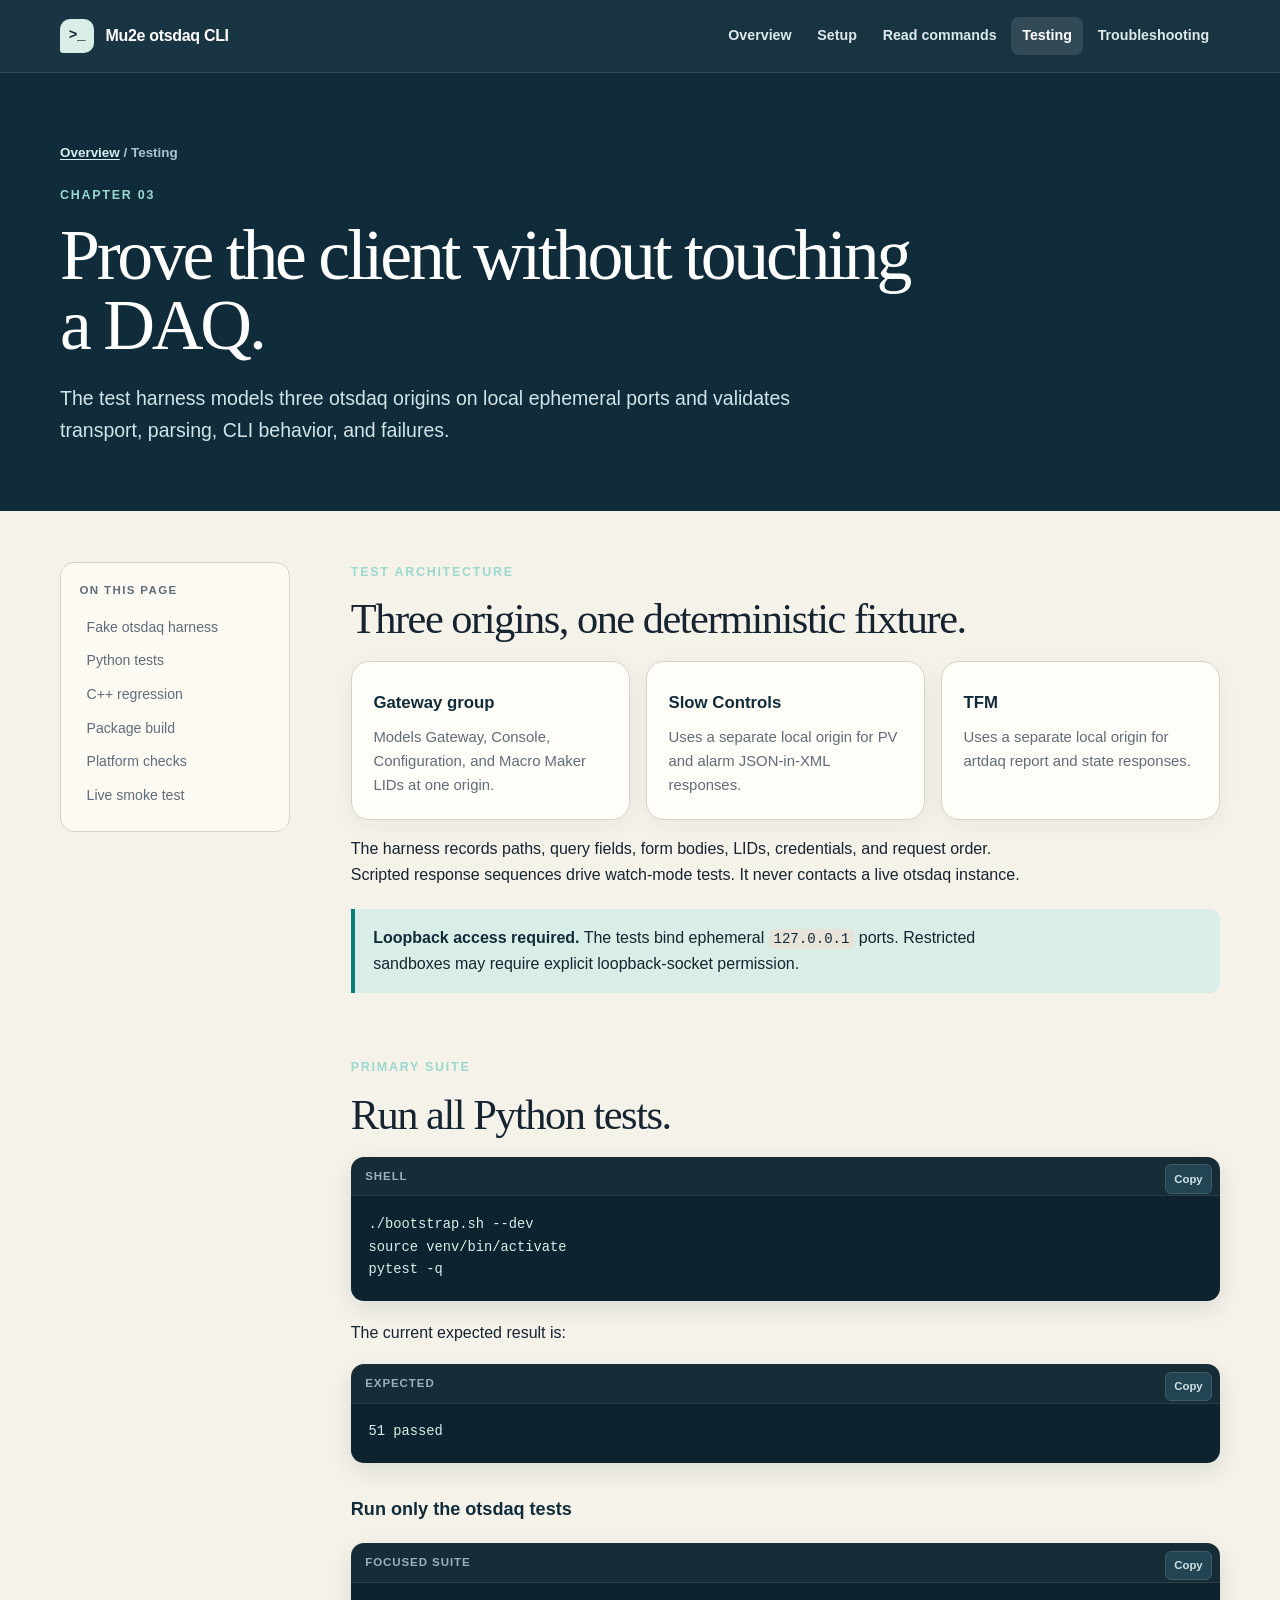
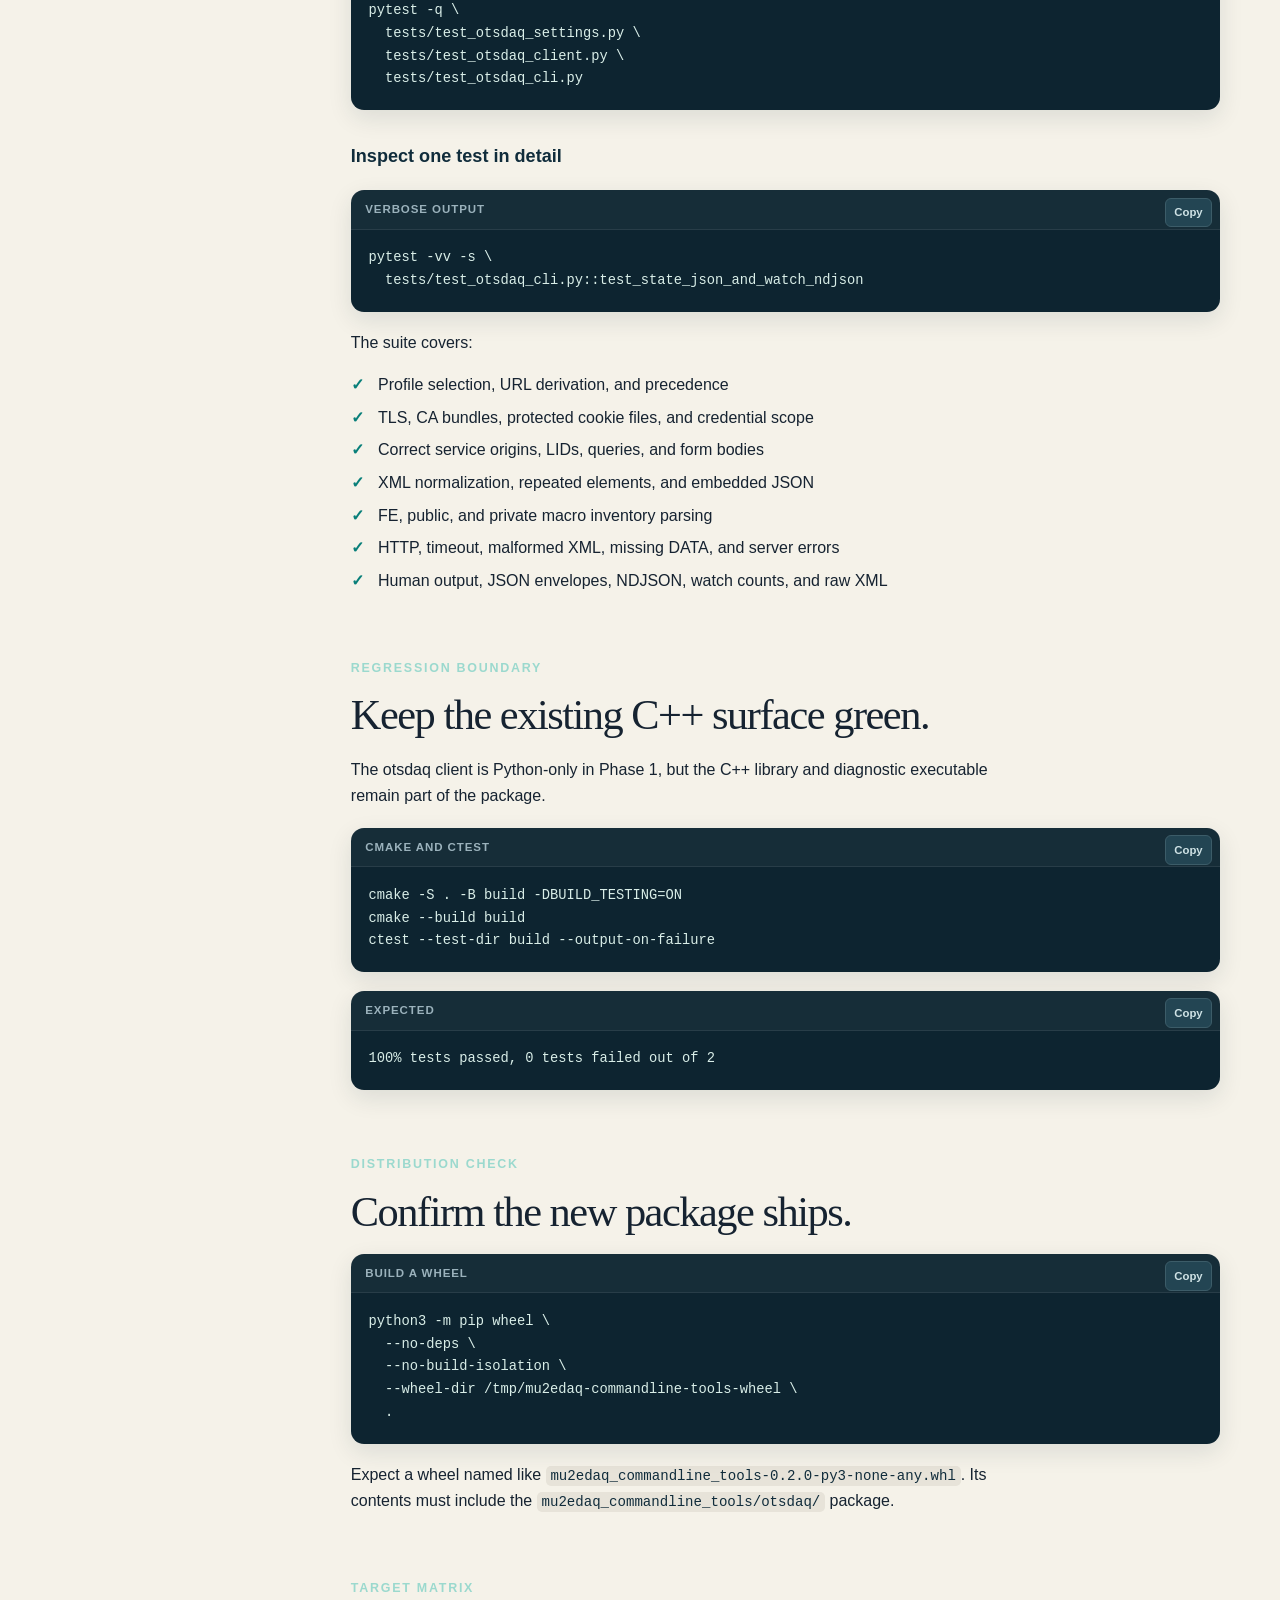
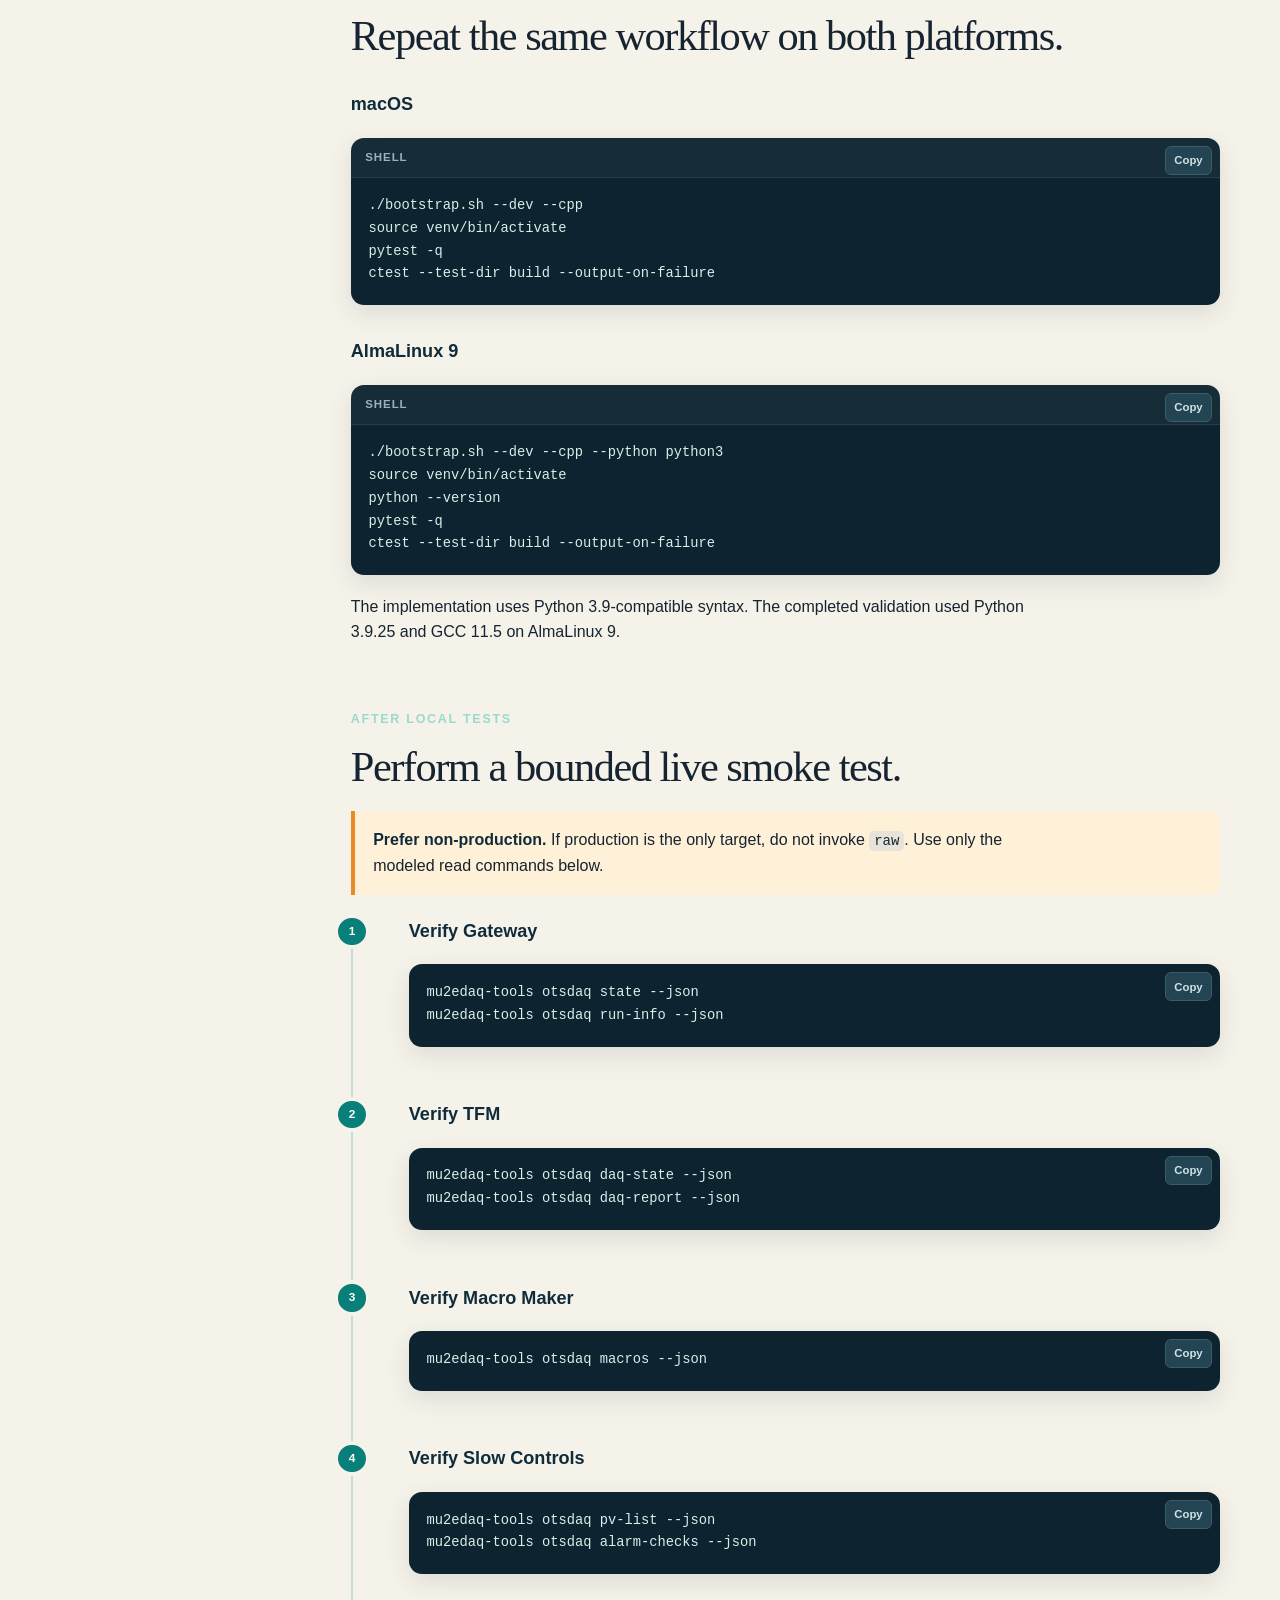
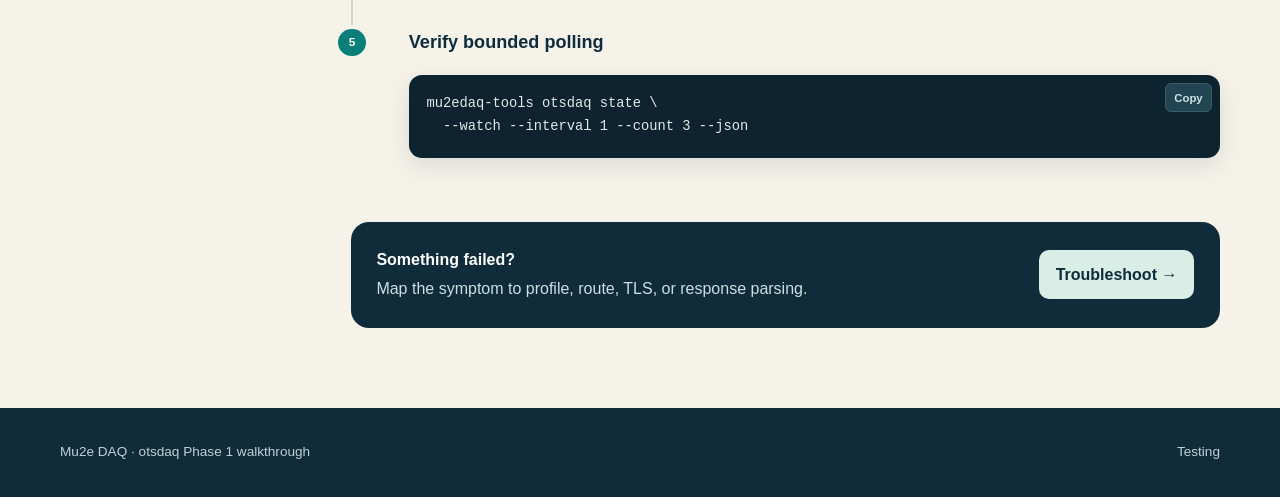
<file: html/testing.html>
<!doctype html>
<html lang="en">
  <head>
    <meta charset="utf-8">
    <meta name="viewport" content="width=device-width, initial-scale=1">
    <meta name="description" content="Test the Mu2e otsdaq client locally and on supported platforms.">
    <title>Testing · otsdaq CLI Walkthrough</title>
    <link rel="icon" href="favicon.svg" type="image/svg+xml">
    <link rel="stylesheet" href="styles.css">
  </head>
  <body data-page="testing">
    <a class="skip-link" href="#main">Skip to content</a>
    <header class="site-header">
      <div class="header-inner">
        <a class="brand" href="index.html"><span class="brand-mark">&gt;_</span><span>Mu2e otsdaq CLI</span></a>
        <button class="nav-toggle" type="button" aria-label="Toggle navigation" aria-expanded="false" aria-controls="site-nav"><span aria-hidden="true">☰</span></button>
        <nav class="site-nav" id="site-nav" aria-label="Primary">
          <a href="index.html" data-nav="home">Overview</a>
          <a href="setup.html" data-nav="setup">Setup</a>
          <a href="reads.html" data-nav="reads">Read commands</a>
          <a href="testing.html" data-nav="testing">Testing</a>
          <a href="troubleshooting.html" data-nav="troubleshooting">Troubleshooting</a>
        </nav>
      </div>
    </header>

    <main id="main">
      <section class="page-hero">
        <div class="page-hero-inner">
          <div class="breadcrumb"><a href="index.html">Overview</a> / Testing</div>
          <p class="eyebrow">Chapter 03</p>
          <h1>Prove the client without touching a DAQ.</h1>
          <p class="lede">The test harness models three otsdaq origins on local ephemeral ports and validates transport, parsing, CLI behavior, and failures.</p>
        </div>
      </section>

      <div class="page-shell">
        <aside class="toc">
          <p class="toc-title">On this page</p>
          <nav>
            <a href="#harness">Fake otsdaq harness</a>
            <a href="#python">Python tests</a>
            <a href="#cpp">C++ regression</a>
            <a href="#package">Package build</a>
            <a href="#platforms">Platform checks</a>
            <a href="#live">Live smoke test</a>
          </nav>
        </aside>

        <article class="prose">
          <section id="harness">
            <p class="eyebrow">Test architecture</p>
            <h2>Three origins, one deterministic fixture.</h2>
            <div class="content-grid">
              <div class="card"><h3>Gateway group</h3><p>Models Gateway, Console, Configuration, and Macro Maker LIDs at one origin.</p></div>
              <div class="card"><h3>Slow Controls</h3><p>Uses a separate local origin for PV and alarm JSON-in-XML responses.</p></div>
              <div class="card"><h3>TFM</h3><p>Uses a separate local origin for artdaq report and state responses.</p></div>
            </div>
            <p>The harness records paths, query fields, form bodies, LIDs, credentials, and request order. Scripted response sequences drive watch-mode tests. It never contacts a live otsdaq instance.</p>
            <div class="callout">
              <p><strong>Loopback access required.</strong> The tests bind ephemeral <code>127.0.0.1</code> ports. Restricted sandboxes may require explicit loopback-socket permission.</p>
            </div>
          </section>

          <section id="python">
            <p class="eyebrow">Primary suite</p>
            <h2>Run all Python tests.</h2>
            <div class="code-block">
              <div class="code-label">Shell</div>
              <pre><code>./bootstrap.sh --dev
source venv/bin/activate
pytest -q</code></pre>
            </div>
            <p>The current expected result is:</p>
            <div class="code-block">
              <div class="code-label">Expected</div>
              <pre><code>51 passed</code></pre>
            </div>
            <h3>Run only the otsdaq tests</h3>
            <div class="code-block">
              <div class="code-label">Focused suite</div>
              <pre><code>pytest -q \
  tests/test_otsdaq_settings.py \
  tests/test_otsdaq_client.py \
  tests/test_otsdaq_cli.py</code></pre>
            </div>
            <h3>Inspect one test in detail</h3>
            <div class="code-block">
              <div class="code-label">Verbose output</div>
              <pre><code>pytest -vv -s \
  tests/test_otsdaq_cli.py::test_state_json_and_watch_ndjson</code></pre>
            </div>
            <p>The suite covers:</p>
            <ul class="check-list">
              <li>Profile selection, URL derivation, and precedence</li>
              <li>TLS, CA bundles, protected cookie files, and credential scope</li>
              <li>Correct service origins, LIDs, queries, and form bodies</li>
              <li>XML normalization, repeated elements, and embedded JSON</li>
              <li>FE, public, and private macro inventory parsing</li>
              <li>HTTP, timeout, malformed XML, missing DATA, and server errors</li>
              <li>Human output, JSON envelopes, NDJSON, watch counts, and raw XML</li>
            </ul>
          </section>

          <section id="cpp">
            <p class="eyebrow">Regression boundary</p>
            <h2>Keep the existing C++ surface green.</h2>
            <p>The otsdaq client is Python-only in Phase 1, but the C++ library and diagnostic executable remain part of the package.</p>
            <div class="code-block">
              <div class="code-label">CMake and CTest</div>
              <pre><code>cmake -S . -B build -DBUILD_TESTING=ON
cmake --build build
ctest --test-dir build --output-on-failure</code></pre>
            </div>
            <div class="code-block">
              <div class="code-label">Expected</div>
              <pre><code>100% tests passed, 0 tests failed out of 2</code></pre>
            </div>
          </section>

          <section id="package">
            <p class="eyebrow">Distribution check</p>
            <h2>Confirm the new package ships.</h2>
            <div class="code-block">
              <div class="code-label">Build a wheel</div>
              <pre><code>python3 -m pip wheel \
  --no-deps \
  --no-build-isolation \
  --wheel-dir /tmp/mu2edaq-commandline-tools-wheel \
  .</code></pre>
            </div>
            <p>Expect a wheel named like <code>mu2edaq_commandline_tools-0.2.0-py3-none-any.whl</code>. Its contents must include the <code>mu2edaq_commandline_tools/otsdaq/</code> package.</p>
          </section>

          <section id="platforms">
            <p class="eyebrow">Target matrix</p>
            <h2>Repeat the same workflow on both platforms.</h2>
            <h3>macOS</h3>
            <div class="code-block">
              <div class="code-label">Shell</div>
              <pre><code>./bootstrap.sh --dev --cpp
source venv/bin/activate
pytest -q
ctest --test-dir build --output-on-failure</code></pre>
            </div>
            <h3>AlmaLinux 9</h3>
            <div class="code-block">
              <div class="code-label">Shell</div>
              <pre><code>./bootstrap.sh --dev --cpp --python python3
source venv/bin/activate
python --version
pytest -q
ctest --test-dir build --output-on-failure</code></pre>
            </div>
            <p>The implementation uses Python 3.9-compatible syntax. The completed validation used Python 3.9.25 and GCC 11.5 on AlmaLinux 9.</p>
          </section>

          <section id="live">
            <p class="eyebrow">After local tests</p>
            <h2>Perform a bounded live smoke test.</h2>
            <div class="callout warning">
              <p><strong>Prefer non-production.</strong> If production is the only target, do not invoke <code>raw</code>. Use only the modeled read commands below.</p>
            </div>
            <div class="step">
              <span class="step-index">1</span>
              <h3>Verify Gateway</h3>
              <div class="code-block"><pre><code>mu2edaq-tools otsdaq state --json
mu2edaq-tools otsdaq run-info --json</code></pre></div>
            </div>
            <div class="step">
              <span class="step-index">2</span>
              <h3>Verify TFM</h3>
              <div class="code-block"><pre><code>mu2edaq-tools otsdaq daq-state --json
mu2edaq-tools otsdaq daq-report --json</code></pre></div>
            </div>
            <div class="step">
              <span class="step-index">3</span>
              <h3>Verify Macro Maker</h3>
              <div class="code-block"><pre><code>mu2edaq-tools otsdaq macros --json</code></pre></div>
            </div>
            <div class="step">
              <span class="step-index">4</span>
              <h3>Verify Slow Controls</h3>
              <div class="code-block"><pre><code>mu2edaq-tools otsdaq pv-list --json
mu2edaq-tools otsdaq alarm-checks --json</code></pre></div>
            </div>
            <div class="step">
              <span class="step-index">5</span>
              <h3>Verify bounded polling</h3>
              <div class="code-block"><pre><code>mu2edaq-tools otsdaq state \
  --watch --interval 1 --count 3 --json</code></pre></div>
            </div>
          </section>

          <div class="next-page">
            <div>
              <strong>Something failed?</strong>
              <p>Map the symptom to profile, route, TLS, or response parsing.</p>
            </div>
            <a class="button" href="troubleshooting.html">Troubleshoot →</a>
          </div>
        </article>
      </div>
    </main>

    <footer class="site-footer"><div class="footer-inner"><p>Mu2e DAQ · otsdaq Phase 1 walkthrough</p><p>Testing</p></div></footer>
    <div class="toast" role="status" aria-live="polite"></div>
    <script src="site.js"></script>
  </body>
</html>
</file>
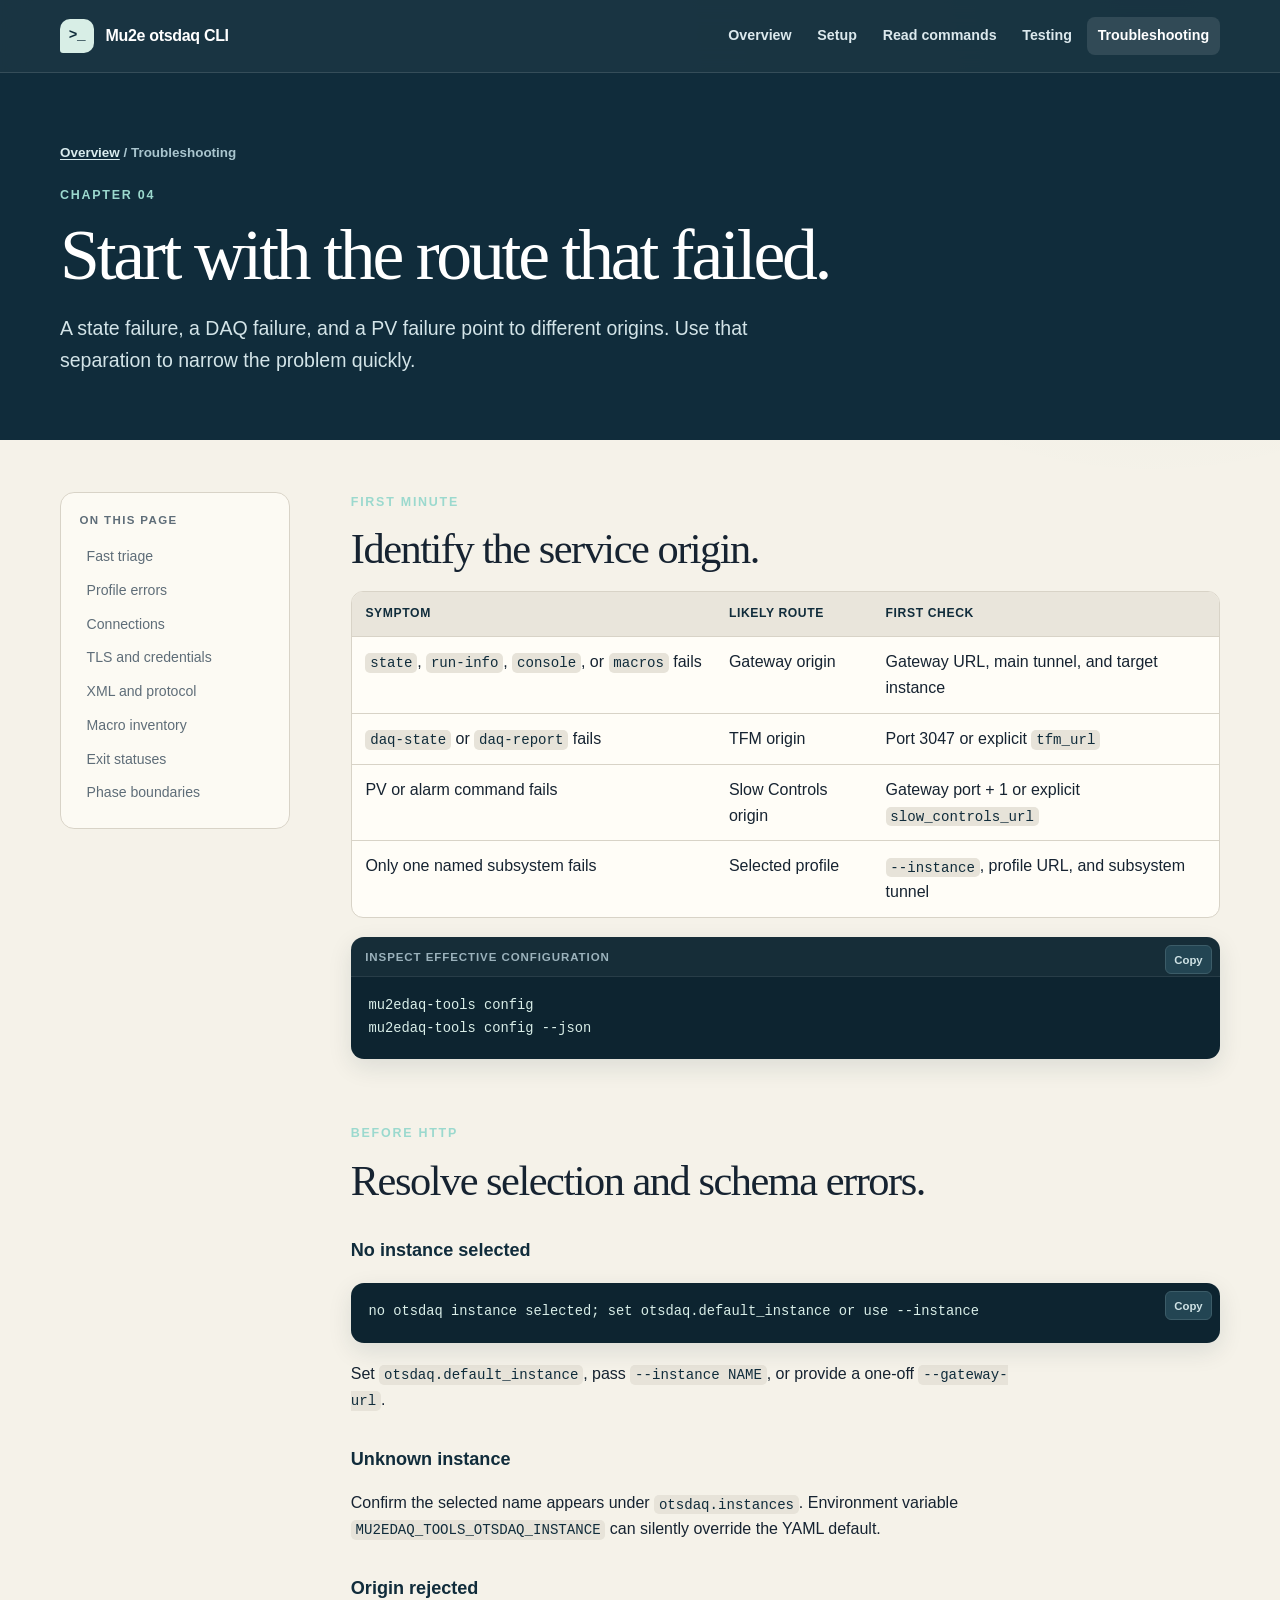
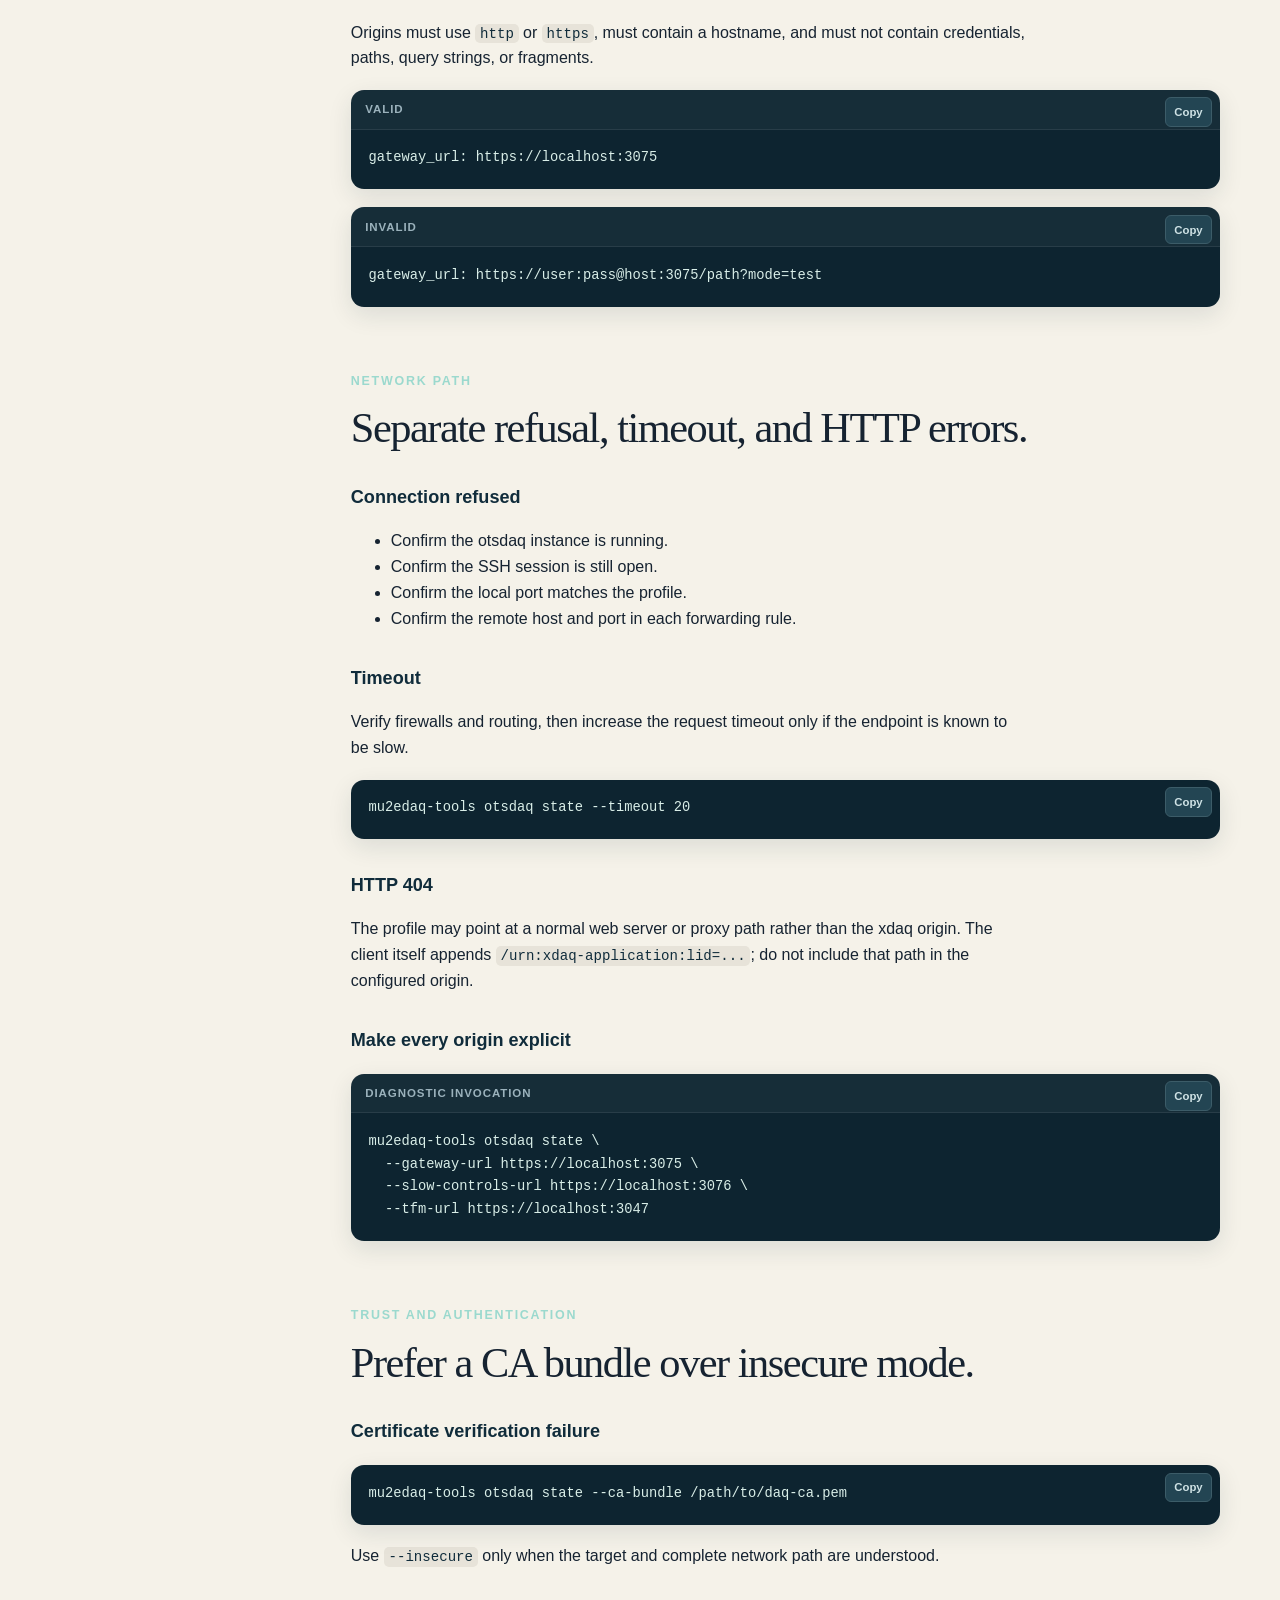
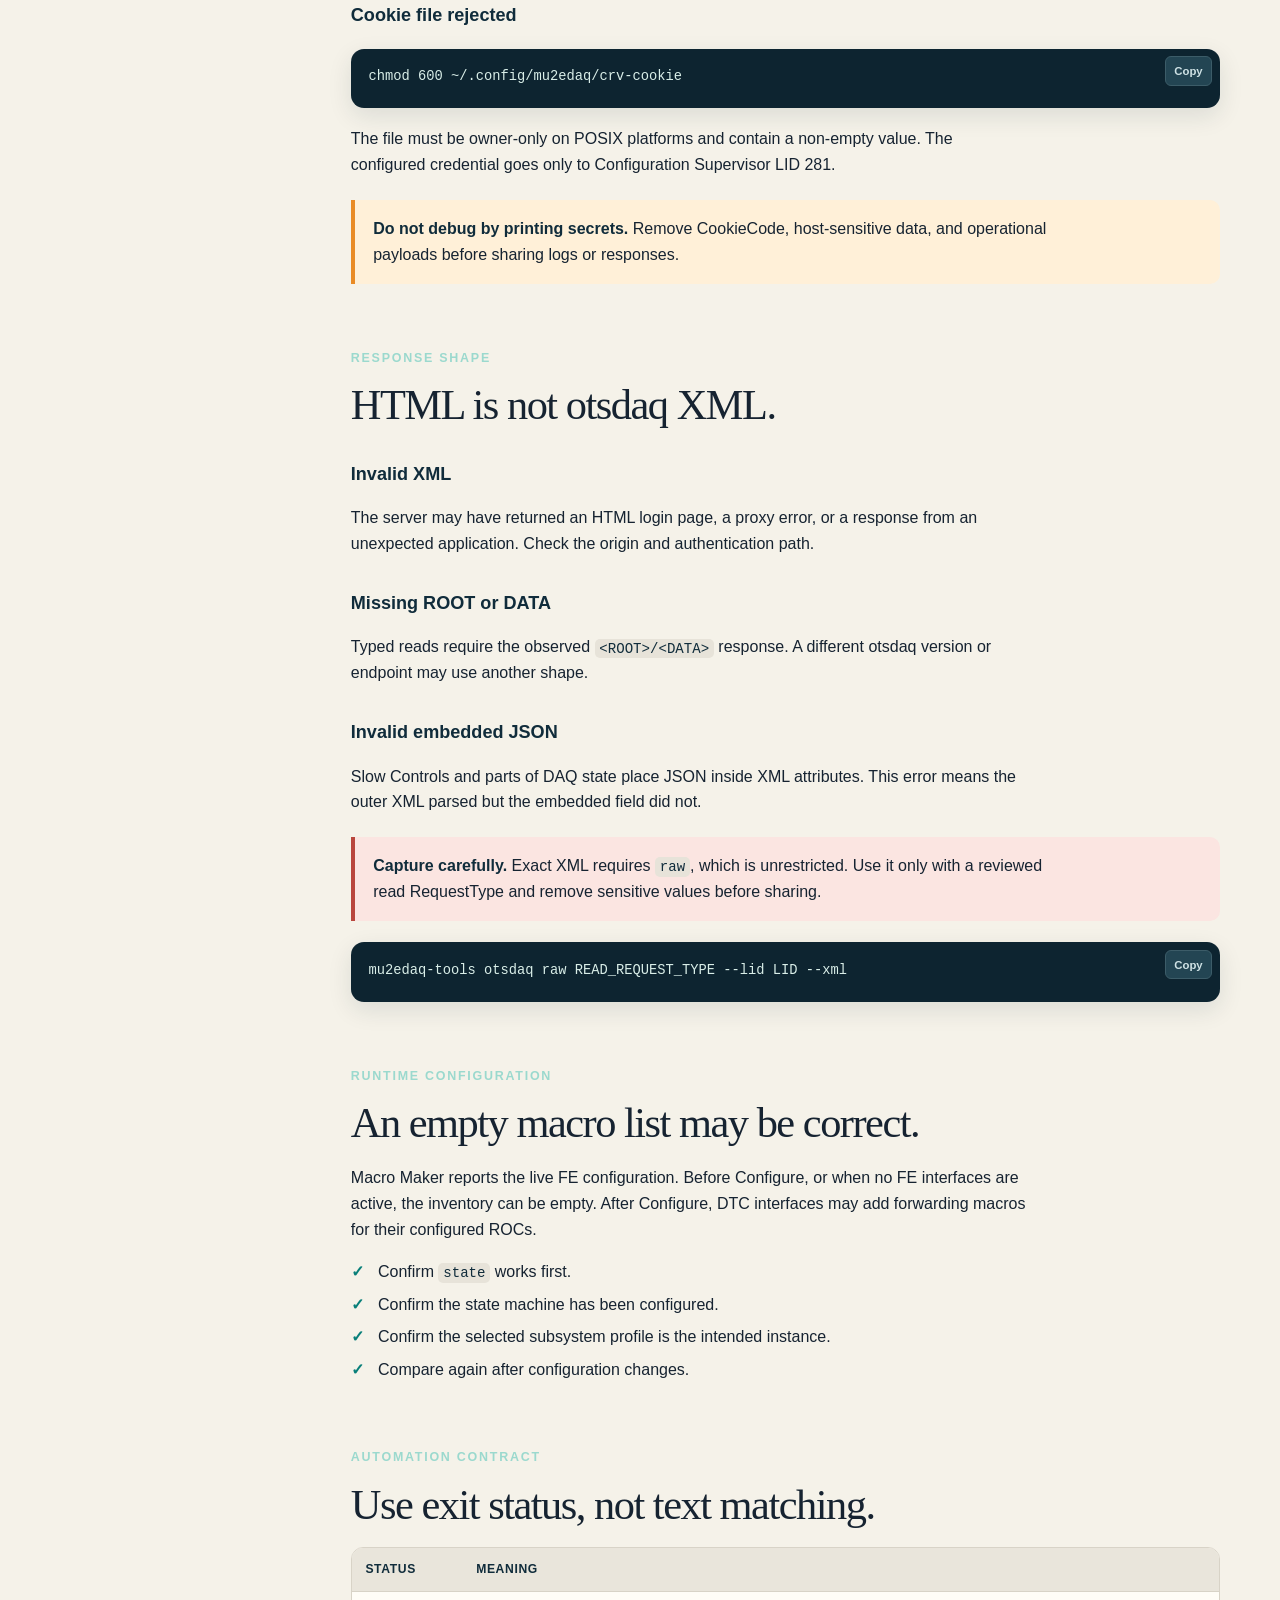
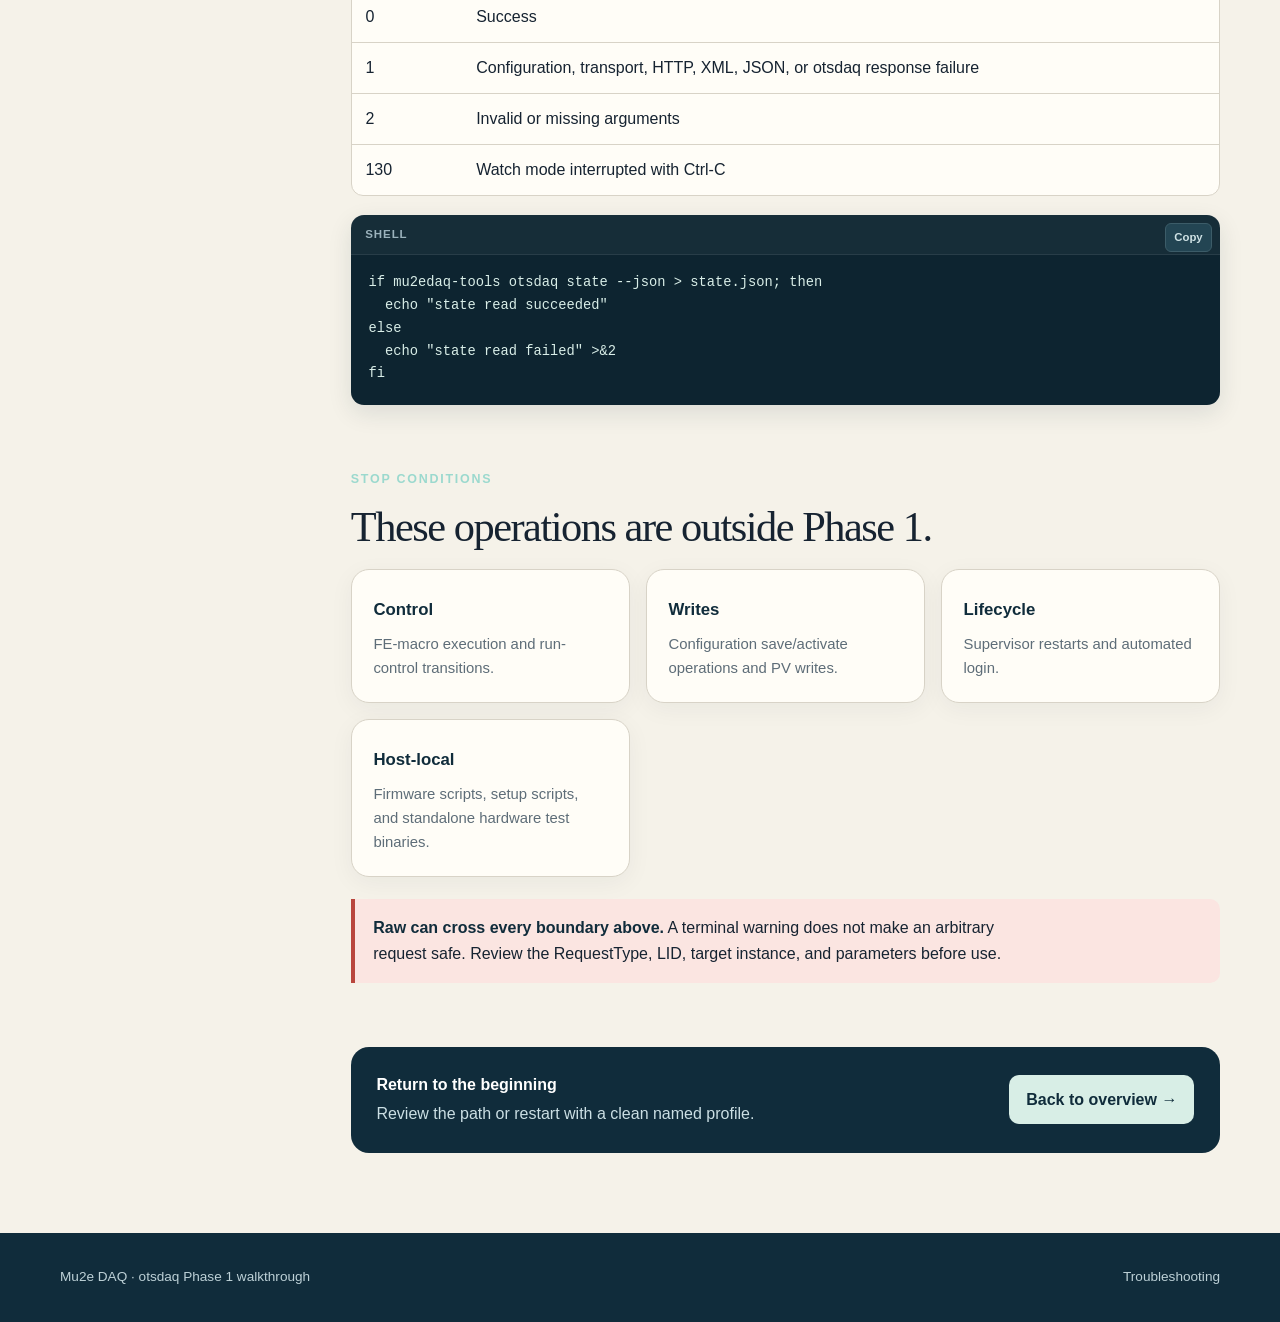
<file: html/troubleshooting.html>
<!doctype html>
<html lang="en">
  <head>
    <meta charset="utf-8">
    <meta name="viewport" content="width=device-width, initial-scale=1">
    <meta name="description" content="Troubleshoot profiles, connections, TLS, XML, and responses from the otsdaq CLI.">
    <title>Troubleshooting · otsdaq CLI Walkthrough</title>
    <link rel="icon" href="favicon.svg" type="image/svg+xml">
    <link rel="stylesheet" href="styles.css">
  </head>
  <body data-page="troubleshooting">
    <a class="skip-link" href="#main">Skip to content</a>
    <header class="site-header">
      <div class="header-inner">
        <a class="brand" href="index.html"><span class="brand-mark">&gt;_</span><span>Mu2e otsdaq CLI</span></a>
        <button class="nav-toggle" type="button" aria-label="Toggle navigation" aria-expanded="false" aria-controls="site-nav"><span aria-hidden="true">☰</span></button>
        <nav class="site-nav" id="site-nav" aria-label="Primary">
          <a href="index.html" data-nav="home">Overview</a>
          <a href="setup.html" data-nav="setup">Setup</a>
          <a href="reads.html" data-nav="reads">Read commands</a>
          <a href="testing.html" data-nav="testing">Testing</a>
          <a href="troubleshooting.html" data-nav="troubleshooting">Troubleshooting</a>
        </nav>
      </div>
    </header>

    <main id="main">
      <section class="page-hero">
        <div class="page-hero-inner">
          <div class="breadcrumb"><a href="index.html">Overview</a> / Troubleshooting</div>
          <p class="eyebrow">Chapter 04</p>
          <h1>Start with the route that failed.</h1>
          <p class="lede">A state failure, a DAQ failure, and a PV failure point to different origins. Use that separation to narrow the problem quickly.</p>
        </div>
      </section>

      <div class="page-shell">
        <aside class="toc">
          <p class="toc-title">On this page</p>
          <nav>
            <a href="#triage">Fast triage</a>
            <a href="#profiles">Profile errors</a>
            <a href="#connection">Connections</a>
            <a href="#tls">TLS and credentials</a>
            <a href="#protocol">XML and protocol</a>
            <a href="#macros">Macro inventory</a>
            <a href="#exits">Exit statuses</a>
            <a href="#boundaries">Phase boundaries</a>
          </nav>
        </aside>

        <article class="prose">
          <section id="triage">
            <p class="eyebrow">First minute</p>
            <h2>Identify the service origin.</h2>
            <table class="command-table">
              <thead><tr><th>Symptom</th><th>Likely route</th><th>First check</th></tr></thead>
              <tbody>
                <tr><td><code>state</code>, <code>run-info</code>, <code>console</code>, or <code>macros</code> fails</td><td>Gateway origin</td><td>Gateway URL, main tunnel, and target instance</td></tr>
                <tr><td><code>daq-state</code> or <code>daq-report</code> fails</td><td>TFM origin</td><td>Port 3047 or explicit <code>tfm_url</code></td></tr>
                <tr><td>PV or alarm command fails</td><td>Slow Controls origin</td><td>Gateway port + 1 or explicit <code>slow_controls_url</code></td></tr>
                <tr><td>Only one named subsystem fails</td><td>Selected profile</td><td><code>--instance</code>, profile URL, and subsystem tunnel</td></tr>
              </tbody>
            </table>
            <div class="code-block">
              <div class="code-label">Inspect effective configuration</div>
              <pre><code>mu2edaq-tools config
mu2edaq-tools config --json</code></pre>
            </div>
          </section>

          <section id="profiles">
            <p class="eyebrow">Before HTTP</p>
            <h2>Resolve selection and schema errors.</h2>
            <h3>No instance selected</h3>
            <div class="code-block"><pre><code>no otsdaq instance selected; set otsdaq.default_instance or use --instance</code></pre></div>
            <p>Set <code>otsdaq.default_instance</code>, pass <code>--instance NAME</code>, or provide a one-off <code>--gateway-url</code>.</p>
            <h3>Unknown instance</h3>
            <p>Confirm the selected name appears under <code>otsdaq.instances</code>. Environment variable <code>MU2EDAQ_TOOLS_OTSDAQ_INSTANCE</code> can silently override the YAML default.</p>
            <h3>Origin rejected</h3>
            <p>Origins must use <code>http</code> or <code>https</code>, must contain a hostname, and must not contain credentials, paths, query strings, or fragments.</p>
            <div class="code-block">
              <div class="code-label">Valid</div>
              <pre><code>gateway_url: https://localhost:3075</code></pre>
            </div>
            <div class="code-block">
              <div class="code-label">Invalid</div>
              <pre><code>gateway_url: https://user:pass@host:3075/path?mode=test</code></pre>
            </div>
          </section>

          <section id="connection">
            <p class="eyebrow">Network path</p>
            <h2>Separate refusal, timeout, and HTTP errors.</h2>
            <h3>Connection refused</h3>
            <ul>
              <li>Confirm the otsdaq instance is running.</li>
              <li>Confirm the SSH session is still open.</li>
              <li>Confirm the local port matches the profile.</li>
              <li>Confirm the remote host and port in each forwarding rule.</li>
            </ul>
            <h3>Timeout</h3>
            <p>Verify firewalls and routing, then increase the request timeout only if the endpoint is known to be slow.</p>
            <div class="code-block"><pre><code>mu2edaq-tools otsdaq state --timeout 20</code></pre></div>
            <h3>HTTP 404</h3>
            <p>The profile may point at a normal web server or proxy path rather than the xdaq origin. The client itself appends <code>/urn:xdaq-application:lid=...</code>; do not include that path in the configured origin.</p>
            <h3>Make every origin explicit</h3>
            <div class="code-block">
              <div class="code-label">Diagnostic invocation</div>
              <pre><code>mu2edaq-tools otsdaq state \
  --gateway-url https://localhost:3075 \
  --slow-controls-url https://localhost:3076 \
  --tfm-url https://localhost:3047</code></pre>
            </div>
          </section>

          <section id="tls">
            <p class="eyebrow">Trust and authentication</p>
            <h2>Prefer a CA bundle over insecure mode.</h2>
            <h3>Certificate verification failure</h3>
            <div class="code-block"><pre><code>mu2edaq-tools otsdaq state --ca-bundle /path/to/daq-ca.pem</code></pre></div>
            <p>Use <code>--insecure</code> only when the target and complete network path are understood.</p>
            <h3>Cookie file rejected</h3>
            <div class="code-block"><pre><code>chmod 600 ~/.config/mu2edaq/crv-cookie</code></pre></div>
            <p>The file must be owner-only on POSIX platforms and contain a non-empty value. The configured credential goes only to Configuration Supervisor LID 281.</p>
            <div class="callout warning">
              <p><strong>Do not debug by printing secrets.</strong> Remove CookieCode, host-sensitive data, and operational payloads before sharing logs or responses.</p>
            </div>
          </section>

          <section id="protocol">
            <p class="eyebrow">Response shape</p>
            <h2>HTML is not otsdaq XML.</h2>
            <h3>Invalid XML</h3>
            <p>The server may have returned an HTML login page, a proxy error, or a response from an unexpected application. Check the origin and authentication path.</p>
            <h3>Missing ROOT or DATA</h3>
            <p>Typed reads require the observed <code>&lt;ROOT&gt;/&lt;DATA&gt;</code> response. A different otsdaq version or endpoint may use another shape.</p>
            <h3>Invalid embedded JSON</h3>
            <p>Slow Controls and parts of DAQ state place JSON inside XML attributes. This error means the outer XML parsed but the embedded field did not.</p>
            <div class="callout danger">
              <p><strong>Capture carefully.</strong> Exact XML requires <code>raw</code>, which is unrestricted. Use it only with a reviewed read RequestType and remove sensitive values before sharing.</p>
            </div>
            <div class="code-block"><pre><code>mu2edaq-tools otsdaq raw READ_REQUEST_TYPE --lid LID --xml</code></pre></div>
          </section>

          <section id="macros">
            <p class="eyebrow">Runtime configuration</p>
            <h2>An empty macro list may be correct.</h2>
            <p>Macro Maker reports the live FE configuration. Before Configure, or when no FE interfaces are active, the inventory can be empty. After Configure, DTC interfaces may add forwarding macros for their configured ROCs.</p>
            <ul class="check-list">
              <li>Confirm <code>state</code> works first.</li>
              <li>Confirm the state machine has been configured.</li>
              <li>Confirm the selected subsystem profile is the intended instance.</li>
              <li>Compare again after configuration changes.</li>
            </ul>
          </section>

          <section id="exits">
            <p class="eyebrow">Automation contract</p>
            <h2>Use exit status, not text matching.</h2>
            <table class="status-table">
              <thead><tr><th>Status</th><th>Meaning</th></tr></thead>
              <tbody>
                <tr><td>0</td><td>Success</td></tr>
                <tr><td>1</td><td>Configuration, transport, HTTP, XML, JSON, or otsdaq response failure</td></tr>
                <tr><td>2</td><td>Invalid or missing arguments</td></tr>
                <tr><td>130</td><td>Watch mode interrupted with Ctrl-C</td></tr>
              </tbody>
            </table>
            <div class="code-block">
              <div class="code-label">Shell</div>
              <pre><code>if mu2edaq-tools otsdaq state --json &gt; state.json; then
  echo "state read succeeded"
else
  echo "state read failed" &gt;&amp;2
fi</code></pre>
            </div>
          </section>

          <section id="boundaries">
            <p class="eyebrow">Stop conditions</p>
            <h2>These operations are outside Phase 1.</h2>
            <div class="content-grid">
              <div class="card"><h3>Control</h3><p>FE-macro execution and run-control transitions.</p></div>
              <div class="card"><h3>Writes</h3><p>Configuration save/activate operations and PV writes.</p></div>
              <div class="card"><h3>Lifecycle</h3><p>Supervisor restarts and automated login.</p></div>
              <div class="card"><h3>Host-local</h3><p>Firmware scripts, setup scripts, and standalone hardware test binaries.</p></div>
            </div>
            <div class="callout danger">
              <p><strong>Raw can cross every boundary above.</strong> A terminal warning does not make an arbitrary request safe. Review the RequestType, LID, target instance, and parameters before use.</p>
            </div>
          </section>

          <div class="next-page">
            <div>
              <strong>Return to the beginning</strong>
              <p>Review the path or restart with a clean named profile.</p>
            </div>
            <a class="button" href="index.html">Back to overview →</a>
          </div>
        </article>
      </div>
    </main>

    <footer class="site-footer"><div class="footer-inner"><p>Mu2e DAQ · otsdaq Phase 1 walkthrough</p><p>Troubleshooting</p></div></footer>
    <div class="toast" role="status" aria-live="polite"></div>
    <script src="site.js"></script>
  </body>
</html>
</file>
<file: html/styles.css>
:root {
  color-scheme: light;
  --ink: #162331;
  --muted: #5e6d78;
  --paper: #f5f2e9;
  --surface: #fffdf7;
  --surface-strong: #ffffff;
  --navy: #102c3b;
  --navy-soft: #194459;
  --teal: #087f79;
  --teal-dark: #05635f;
  --mint: #d8eee6;
  --amber: #e98b25;
  --amber-soft: #fff0d8;
  --red: #b9463d;
  --red-soft: #fbe5e1;
  --line: #d8d3c7;
  --code: #0d2430;
  --shadow: 0 16px 45px rgb(16 44 59 / 10%);
  --radius: 18px;
  --content: 1160px;
}

* {
  box-sizing: border-box;
}

.visually-hidden {
  position: absolute !important;
  width: 1px !important;
  height: 1px !important;
  padding: 0 !important;
  margin: -1px !important;
  overflow: hidden !important;
  clip: rect(0, 0, 0, 0) !important;
  white-space: nowrap !important;
  border: 0 !important;
}

html {
  scroll-behavior: smooth;
}

body {
  margin: 0;
  overflow-x: hidden;
  color: var(--ink);
  background:
    radial-gradient(circle at 90% 0%, rgb(8 127 121 / 9%), transparent 30rem),
    var(--paper);
  font-family:
    Inter, ui-sans-serif, -apple-system, BlinkMacSystemFont, "Segoe UI",
    sans-serif;
  line-height: 1.62;
}

a {
  color: var(--teal-dark);
  text-decoration-thickness: 1px;
  text-underline-offset: 0.18em;
}

a:hover {
  color: var(--navy);
}

button,
input {
  font: inherit;
}

.skip-link {
  position: fixed;
  z-index: 100;
  top: 0.75rem;
  left: 0.75rem;
  padding: 0.65rem 0.9rem;
  color: white;
  background: var(--navy);
  border-radius: 8px;
  transform: translateY(-180%);
}

.skip-link:focus {
  transform: translateY(0);
}

.site-header {
  position: sticky;
  z-index: 40;
  top: 0;
  color: white;
  background: rgb(16 44 59 / 96%);
  border-bottom: 1px solid rgb(255 255 255 / 12%);
  backdrop-filter: blur(14px);
}

.header-inner {
  width: min(var(--content), calc(100% - 2rem));
  min-height: 72px;
  margin: 0 auto;
  display: flex;
  align-items: center;
  justify-content: space-between;
  gap: 2rem;
}

.brand {
  display: inline-flex;
  align-items: center;
  gap: 0.72rem;
  color: white;
  font-weight: 750;
  letter-spacing: -0.02em;
  text-decoration: none;
  white-space: nowrap;
}

.brand-mark {
  width: 34px;
  height: 34px;
  display: grid;
  place-items: center;
  color: var(--navy);
  background: var(--mint);
  border-radius: 10px 10px 10px 3px;
  font-family: ui-monospace, SFMono-Regular, Menlo, monospace;
  font-size: 0.9rem;
  font-weight: 900;
}

.site-nav {
  display: flex;
  align-items: center;
  gap: 0.25rem;
}

.site-nav a {
  padding: 0.48rem 0.68rem;
  color: #dce9ed;
  border-radius: 8px;
  font-size: 0.89rem;
  font-weight: 650;
  text-decoration: none;
}

.site-nav a:hover,
.site-nav a[aria-current="page"] {
  color: white;
  background: rgb(255 255 255 / 11%);
}

.nav-toggle {
  display: none;
  width: 42px;
  height: 42px;
  color: white;
  background: transparent;
  border: 1px solid rgb(255 255 255 / 24%);
  border-radius: 9px;
  cursor: pointer;
}

.hero {
  overflow: hidden;
  color: white;
  background:
    linear-gradient(118deg, rgb(16 44 59 / 98%), rgb(17 76 91 / 93%)),
    var(--navy);
}

.hero-inner {
  width: min(var(--content), calc(100% - 2rem));
  min-height: 425px;
  margin: 0 auto;
  padding: 5.4rem 0 4.8rem;
  display: grid;
  grid-template-columns: minmax(0, 1.25fr) minmax(290px, 0.75fr);
  align-items: center;
  gap: 4rem;
}

.hero-inner > * {
  min-width: 0;
}

.eyebrow {
  margin: 0 0 0.9rem;
  color: #9bd9ce;
  font-size: 0.78rem;
  font-weight: 800;
  letter-spacing: 0.14em;
  text-transform: uppercase;
}

.hero h1,
.page-hero h1 {
  max-width: 800px;
  margin: 0;
  font-family: Georgia, "Times New Roman", serif;
  font-size: clamp(2.7rem, 6vw, 5.4rem);
  font-weight: 500;
  letter-spacing: -0.045em;
  line-height: 0.98;
}

.hero .lede,
.page-hero .lede {
  max-width: 740px;
  margin: 1.45rem 0 0;
  color: #d3e4e8;
  font-size: clamp(1.03rem, 2vw, 1.22rem);
}

.hero-actions {
  margin-top: 2rem;
  display: flex;
  flex-wrap: wrap;
  gap: 0.8rem;
}

.button {
  display: inline-flex;
  min-height: 46px;
  padding: 0.65rem 1rem;
  align-items: center;
  justify-content: center;
  color: var(--navy);
  background: var(--mint);
  border: 1px solid transparent;
  border-radius: 10px;
  font-weight: 750;
  text-decoration: none;
}

.button:hover {
  color: var(--navy);
  background: white;
}

.button.secondary {
  color: white;
  background: transparent;
  border-color: rgb(255 255 255 / 34%);
}

.button.secondary:hover {
  color: white;
  background: rgb(255 255 255 / 10%);
}

.terminal-card {
  position: relative;
  min-width: 0;
  max-width: 100%;
  padding: 2.6rem 1.25rem 1.25rem;
  overflow: hidden;
  background: var(--code);
  border: 1px solid rgb(255 255 255 / 14%);
  border-radius: var(--radius);
  box-shadow: 0 28px 60px rgb(0 0 0 / 28%);
  transform: rotate(1.3deg);
}

.terminal-card::before {
  content: "●  ●  ●";
  position: absolute;
  top: 0.72rem;
  left: 1rem;
  color: #66818d;
  font-size: 0.64rem;
  letter-spacing: 0.3rem;
}

.terminal-card pre {
  margin: 0;
  overflow-x: auto;
  color: #d5f2e8;
  font-size: 0.83rem;
  line-height: 1.7;
}

.prompt {
  color: #edaa5d;
}

.page-hero {
  color: white;
  background: var(--navy);
}

.page-hero-inner {
  width: min(var(--content), calc(100% - 2rem));
  margin: 0 auto;
  padding: 4.3rem 0 4rem;
}

.page-hero h1 {
  max-width: 860px;
  font-size: clamp(2.55rem, 5.6vw, 4.7rem);
}

.breadcrumb {
  margin-bottom: 1.35rem;
  color: #a9c5ce;
  font-size: 0.84rem;
  font-weight: 650;
}

.breadcrumb a {
  color: #d9ecee;
}

.page-shell {
  width: min(var(--content), calc(100% - 2rem));
  margin: 0 auto;
  padding: 3.2rem 0 5rem;
  display: grid;
  grid-template-columns: 230px minmax(0, 1fr);
  gap: 3.8rem;
  align-items: start;
}

.toc {
  position: sticky;
  top: 94px;
  padding: 1.15rem;
  background: rgb(255 253 247 / 72%);
  border: 1px solid var(--line);
  border-radius: 14px;
}

.toc-title {
  margin: 0 0 0.65rem;
  color: var(--muted);
  font-size: 0.72rem;
  font-weight: 800;
  letter-spacing: 0.12em;
  text-transform: uppercase;
}

.toc a {
  display: block;
  padding: 0.34rem 0.45rem;
  color: var(--muted);
  border-radius: 6px;
  font-size: 0.88rem;
  text-decoration: none;
}

.toc a:hover {
  color: var(--teal-dark);
  background: var(--mint);
}

.prose {
  min-width: 0;
}

.prose > section {
  margin-bottom: 4rem;
  scroll-margin-top: 100px;
}

.prose h2 {
  margin: 0 0 1.2rem;
  font-family: Georgia, "Times New Roman", serif;
  font-size: clamp(1.8rem, 4vw, 2.65rem);
  font-weight: 500;
  letter-spacing: -0.035em;
  line-height: 1.08;
}

.prose h3 {
  margin: 2rem 0 0.65rem;
  color: var(--navy);
  font-size: 1.13rem;
}

.prose p,
.prose li {
  max-width: 76ch;
}

.prose code:not(pre code),
.inline-code {
  padding: 0.12rem 0.3rem;
  color: var(--navy);
  background: #e7e3d9;
  border-radius: 5px;
  font-family: ui-monospace, SFMono-Regular, Menlo, Consolas, monospace;
  font-size: 0.88em;
}

.content-grid {
  display: grid;
  grid-template-columns: repeat(3, minmax(0, 1fr));
  gap: 1rem;
}

.card {
  padding: 1.35rem;
  background: var(--surface);
  border: 1px solid var(--line);
  border-radius: var(--radius);
  box-shadow: 0 6px 24px rgb(16 44 59 / 5%);
}

.card h3 {
  margin: 0.3rem 0 0.55rem;
  font-size: 1.05rem;
}

.card p {
  margin: 0;
  color: var(--muted);
  font-size: 0.93rem;
}

.card-number {
  display: inline-grid;
  width: 30px;
  height: 30px;
  place-items: center;
  color: white;
  background: var(--teal);
  border-radius: 50%;
  font-size: 0.76rem;
  font-weight: 800;
}

.link-card {
  color: inherit;
  transition: transform 150ms ease, box-shadow 150ms ease;
  text-decoration: none;
}

.link-card:hover {
  color: inherit;
  box-shadow: var(--shadow);
  transform: translateY(-3px);
}

.link-arrow {
  display: inline-block;
  margin-top: 1rem;
  color: var(--teal-dark);
  font-weight: 750;
}

.code-block {
  position: relative;
  min-width: 0;
  margin: 1.15rem 0;
  overflow: hidden;
  background: var(--code);
  border-radius: 13px;
  box-shadow: 0 8px 24px rgb(16 44 59 / 11%);
}

.code-label {
  padding: 0.63rem 0.9rem;
  color: #9bb2bc;
  background: rgb(255 255 255 / 4%);
  border-bottom: 1px solid rgb(255 255 255 / 8%);
  font-size: 0.72rem;
  font-weight: 750;
  letter-spacing: 0.08em;
  text-transform: uppercase;
}

.code-block pre {
  margin: 0;
  padding: 1.1rem 3.5rem 1.2rem 1.1rem;
  overflow-x: auto;
  color: #d9eee8;
  font-family: ui-monospace, SFMono-Regular, Menlo, Consolas, monospace;
  font-size: 0.86rem;
  line-height: 1.65;
}

.copy-button {
  position: absolute;
  top: 0.48rem;
  right: 0.5rem;
  padding: 0.28rem 0.52rem;
  color: #cfe2e5;
  background: #234553;
  border: 1px solid #3c5c68;
  border-radius: 6px;
  cursor: pointer;
  font-size: 0.71rem;
  font-weight: 700;
}

.copy-button:hover {
  background: #315b6a;
}

.callout {
  margin: 1.35rem 0;
  padding: 1rem 1.15rem;
  background: var(--mint);
  border-left: 4px solid var(--teal);
  border-radius: 0 10px 10px 0;
}

.callout.warning {
  background: var(--amber-soft);
  border-left-color: var(--amber);
}

.callout.danger {
  background: var(--red-soft);
  border-left-color: var(--red);
}

.callout strong {
  color: var(--navy);
}

.callout p {
  margin: 0;
}

.command-table,
.status-table {
  width: 100%;
  margin: 1.2rem 0;
  overflow: hidden;
  background: var(--surface);
  border: 1px solid var(--line);
  border-collapse: separate;
  border-spacing: 0;
  border-radius: 12px;
}

.command-table th,
.command-table td,
.status-table th,
.status-table td {
  padding: 0.75rem 0.85rem;
  border-bottom: 1px solid var(--line);
  vertical-align: top;
  text-align: left;
}

.command-table tr:last-child td,
.status-table tr:last-child td {
  border-bottom: 0;
}

.command-table th,
.status-table th {
  color: var(--navy);
  background: #e9e5db;
  font-size: 0.76rem;
  letter-spacing: 0.05em;
  text-transform: uppercase;
}

.command-table td:first-child {
  white-space: nowrap;
}

.step {
  position: relative;
  padding: 0 0 2.2rem 3.5rem;
  border-left: 2px solid #c5dcd7;
}

.step:last-child {
  padding-bottom: 0;
  border-left-color: transparent;
}

.step-index {
  position: absolute;
  top: -0.2rem;
  left: -1.15rem;
  width: 2.2rem;
  height: 2.2rem;
  display: grid;
  place-items: center;
  color: white;
  background: var(--teal);
  border: 4px solid var(--paper);
  border-radius: 50%;
  font-size: 0.74rem;
  font-weight: 800;
}

.step h3 {
  margin-top: 0;
}

.check-list {
  padding: 0;
  list-style: none;
}

.check-list li {
  position: relative;
  margin: 0.42rem 0;
  padding-left: 1.7rem;
}

.check-list li::before {
  content: "✓";
  position: absolute;
  left: 0;
  color: var(--teal);
  font-weight: 900;
}

.next-page {
  margin-top: 4rem;
  padding: 1.6rem;
  display: flex;
  align-items: center;
  justify-content: space-between;
  gap: 1.5rem;
  color: white;
  background: var(--navy);
  border-radius: var(--radius);
}

.next-page p {
  margin: 0.2rem 0 0;
  color: #cbdfe4;
}

.next-page .button {
  flex: 0 0 auto;
}

.site-footer {
  color: #bdd1d7;
  background: var(--navy);
}

.footer-inner {
  width: min(var(--content), calc(100% - 2rem));
  margin: 0 auto;
  padding: 2.1rem 0;
  display: flex;
  justify-content: space-between;
  gap: 1rem;
  font-size: 0.85rem;
}

.footer-inner p {
  margin: 0;
}

.toast {
  position: fixed;
  z-index: 100;
  right: 1rem;
  bottom: 1rem;
  padding: 0.65rem 0.9rem;
  color: white;
  background: var(--teal-dark);
  border-radius: 8px;
  box-shadow: var(--shadow);
  opacity: 0;
  pointer-events: none;
  transform: translateY(12px);
  transition: 160ms ease;
}

.toast.visible {
  opacity: 1;
  transform: translateY(0);
}

@media (max-width: 900px) {
  .nav-toggle {
    display: inline-grid;
    place-items: center;
  }

  .site-nav {
    position: absolute;
    top: 64px;
    right: 1rem;
    left: 1rem;
    padding: 0.65rem;
    display: none;
    align-items: stretch;
    flex-direction: column;
    background: var(--navy-soft);
    border: 1px solid rgb(255 255 255 / 16%);
    border-radius: 12px;
    box-shadow: var(--shadow);
  }

  .site-nav.open {
    display: flex;
  }

  .hero-inner {
    grid-template-columns: 1fr;
    gap: 2.8rem;
  }

  .terminal-card {
    max-width: 620px;
    transform: none;
  }

  .page-shell {
    grid-template-columns: 1fr;
    gap: 1.5rem;
  }

  .toc {
    position: static;
  }

  .toc nav {
    display: grid;
    grid-template-columns: repeat(2, minmax(0, 1fr));
  }

  .content-grid {
    grid-template-columns: repeat(2, minmax(0, 1fr));
  }
}

@media (max-width: 620px) {
  .hero-inner {
    min-height: 0;
    padding: 4rem 0 3.5rem;
  }

  .page-hero-inner {
    padding: 3.2rem 0;
  }

  .hero-actions {
    align-items: stretch;
    flex-direction: column;
  }

  .hero-actions .button {
    width: 100%;
  }

  .content-grid {
    grid-template-columns: 1fr;
  }

  .toc nav {
    grid-template-columns: 1fr;
  }

  .command-table {
    display: block;
    overflow-x: auto;
  }

  .step {
    padding-left: 2.6rem;
  }

  .next-page,
  .footer-inner {
    align-items: flex-start;
    flex-direction: column;
  }
}

@media (prefers-reduced-motion: reduce) {
  *,
  *::before,
  *::after {
    scroll-behavior: auto !important;
    transition: none !important;
  }
}
</file>
